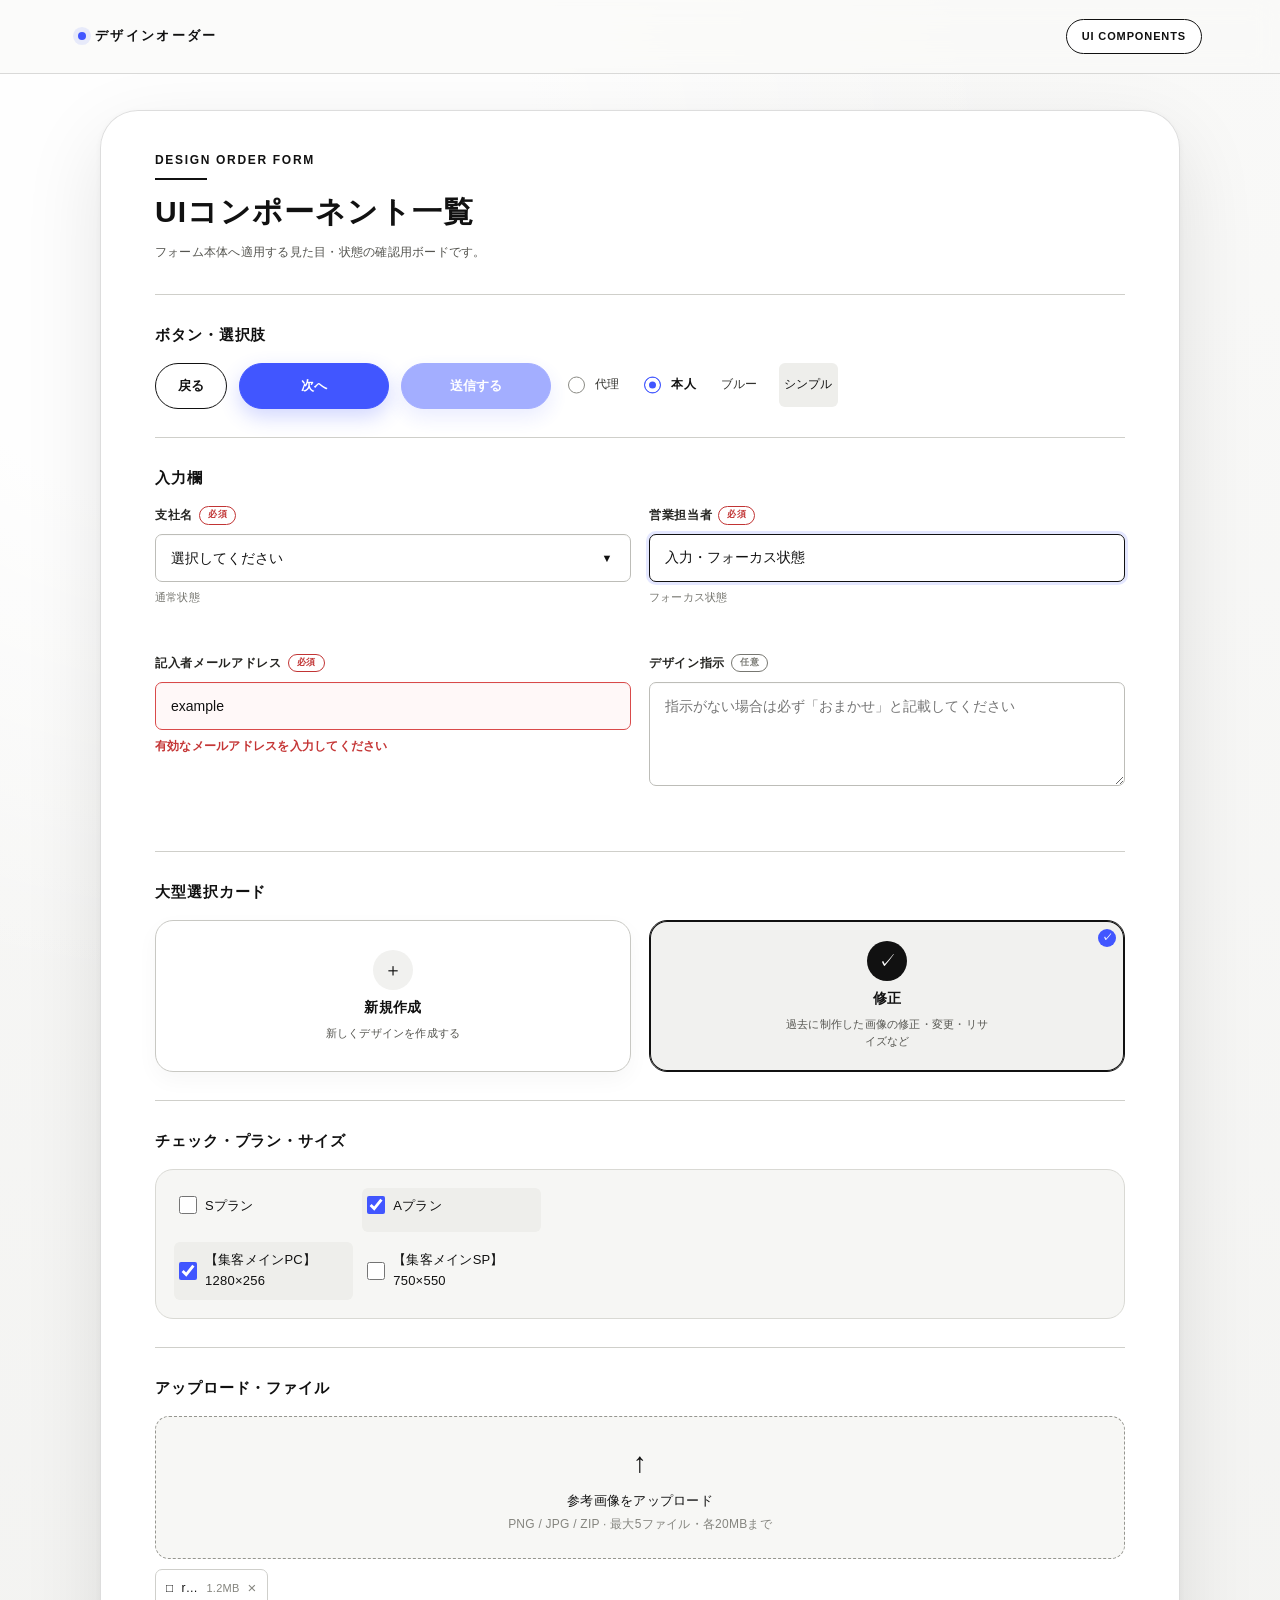
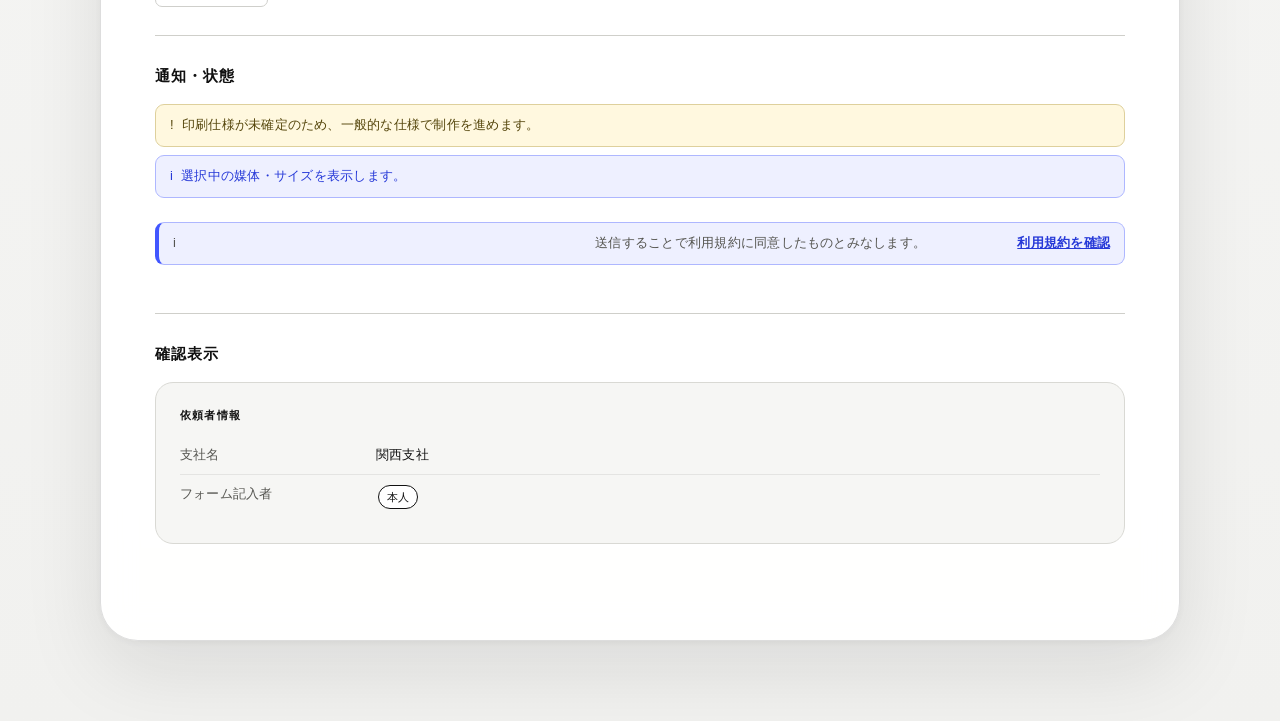
<file: form/component_board.html>
<!DOCTYPE html>
<html lang="ja">
<head>
<meta charset="UTF-8">
<meta name="viewport" content="width=device-width, initial-scale=1.0">
<title>UI Component Board</title>
<link rel="stylesheet" href="style.css">
<link rel="stylesheet" href="ui-library-theme.css">
<style>
  .board-title{font-size:12px;font-weight:800;letter-spacing:.14em;margin-bottom:8px}
  .board-note{font-size:12px;color:var(--color-text-sub);margin-bottom:32px}
  .board-section{padding:28px 0;border-top:1px solid #cfcfca}
  .board-section h2{font-size:15px;margin-bottom:16px;letter-spacing:.06em}
  .board-row{display:flex;flex-wrap:wrap;gap:12px;align-items:flex-start}
  .board-col{flex:1 1 280px}
  .focus-demo{border-color:#111!important;box-shadow:0 0 0 3px rgba(65,86,255,.14)!important}
  .disabled-demo{opacity:.48;pointer-events:none}
  .error-demo{border-color:var(--color-error-border)!important;background:#fff8f8!important}
  .board-card{padding:18px;border:1px solid #d9d9d4;border-radius:18px;background:#f6f6f4}
  @media(max-width:760px){.board-section{padding:22px 0}.board-col{flex-basis:100%}}
</style>
</head>
<body>
<header class="site-header"><div class="header-inner"><div class="header-logo"><span>デザインオーダー</span></div><div class="header-right">UI COMPONENTS</div></div></header>
<main class="main"><article class="fw">
<div class="board-title">DESIGN ORDER FORM</div>
<h1 class="ptitle">UIコンポーネント一覧</h1>
<p class="board-note">フォーム本体へ適用する見た目・状態の確認用ボードです。</p>

<section class="board-section">
<h2>ボタン・選択肢</h2>
<div class="board-row">
  <button class="btn">戻る</button>
  <button class="btn pri">次へ</button>
  <button class="btn pri disabled-demo">送信する</button>
  <div class="rbtn">代理</div>
  <div class="rbtn sel">本人</div>
  <div class="tag-chk"><label>ブルー</label><label class="chk">シンプル</label></div>
</div>
</section>

<section class="board-section">
<h2>入力欄</h2>
<div class="r2">
  <div class="field"><div class="lbl">支社名 <span class="req">必須</span></div><select><option>選択してください</option></select><div class="hint">通常状態</div></div>
  <div class="field"><div class="lbl">営業担当者 <span class="req">必須</span></div><input class="focus-demo" value="入力・フォーカス状態"><div class="hint">フォーカス状態</div></div>
  <div class="field inv"><div class="lbl">記入者メールアドレス <span class="req">必須</span></div><input class="error-demo" value="example"><div class="err" style="display:block">有効なメールアドレスを入力してください</div></div>
  <div class="field"><div class="lbl">デザイン指示 <span class="opt">任意</span></div><textarea placeholder="指示がない場合は必ず「おまかせ」と記載してください"></textarea></div>
</div>
</section>

<section class="board-section">
<h2>大型選択カード</h2>
<div class="r2">
  <div class="rcard"><div class="rcard-icon">＋</div><div class="rcard-title">新規作成</div><div class="rcard-sub">新しくデザインを作成する</div></div>
  <div class="rcard sel"><div class="rcard-icon">✓</div><div class="rcard-title">修正</div><div class="rcard-sub">過去に制作した画像の修正・変更・リサイズなど</div></div>
</div>
</section>

<section class="board-section">
<h2>チェック・プラン・サイズ</h2>
<div class="board-card">
  <div class="chk-grid">
    <label class="chk-item"><input type="checkbox"><div class="chk-label-text">Sプラン</div></label>
    <label class="chk-item chk"><input type="checkbox" checked><div class="chk-label-text">Aプラン</div></label>
  </div>
  <div class="size-grid" style="margin-top:10px">
    <label class="size-item chk"><input type="checkbox" checked><span>【集客メインPC】1280×256</span></label>
    <label class="size-item"><input type="checkbox"><span>【集客メインSP】750×550</span></label>
  </div>
</div>
</section>

<section class="board-section">
<h2>アップロード・ファイル</h2>
<div class="upload-box"><div class="upload-icon">↑</div><div class="upload-main">参考画像をアップロード</div><div class="upload-sub">PNG / JPG / ZIP · 最大5ファイル・各20MBまで</div></div>
<div class="flist"><div class="ftag"><span>□</span><span class="fn">reference-image.jpg</span><span class="fsize">1.2MB</span><span class="dx">×</span></div></div>
</section>

<section class="board-section">
<h2>通知・状態</h2>
<div class="warn-box"><span>!</span><span>印刷仕様が未確定のため、一般的な仕様で制作を進めます。</span></div>
<div class="ok-box"><span>i</span><span>選択中の媒体・サイズを表示します。</span></div>
<div class="submit-notice"><span>i</span><span>送信することで利用規約に同意したものとみなします。</span><a class="terms-link">利用規約を確認</a></div>
</section>

<section class="board-section">
<h2>確認表示</h2>
<div class="preview"><div class="psec"><div class="psec-h">依頼者情報</div><div class="prow"><span class="pk">支社名</span><span class="pv">関西支社</span></div><div class="prow"><span class="pk">フォーム記入者</span><span class="pv"><span class="badge">本人</span></span></div></div></div>
</section>
</article></main>
</body>
</html>
</file>
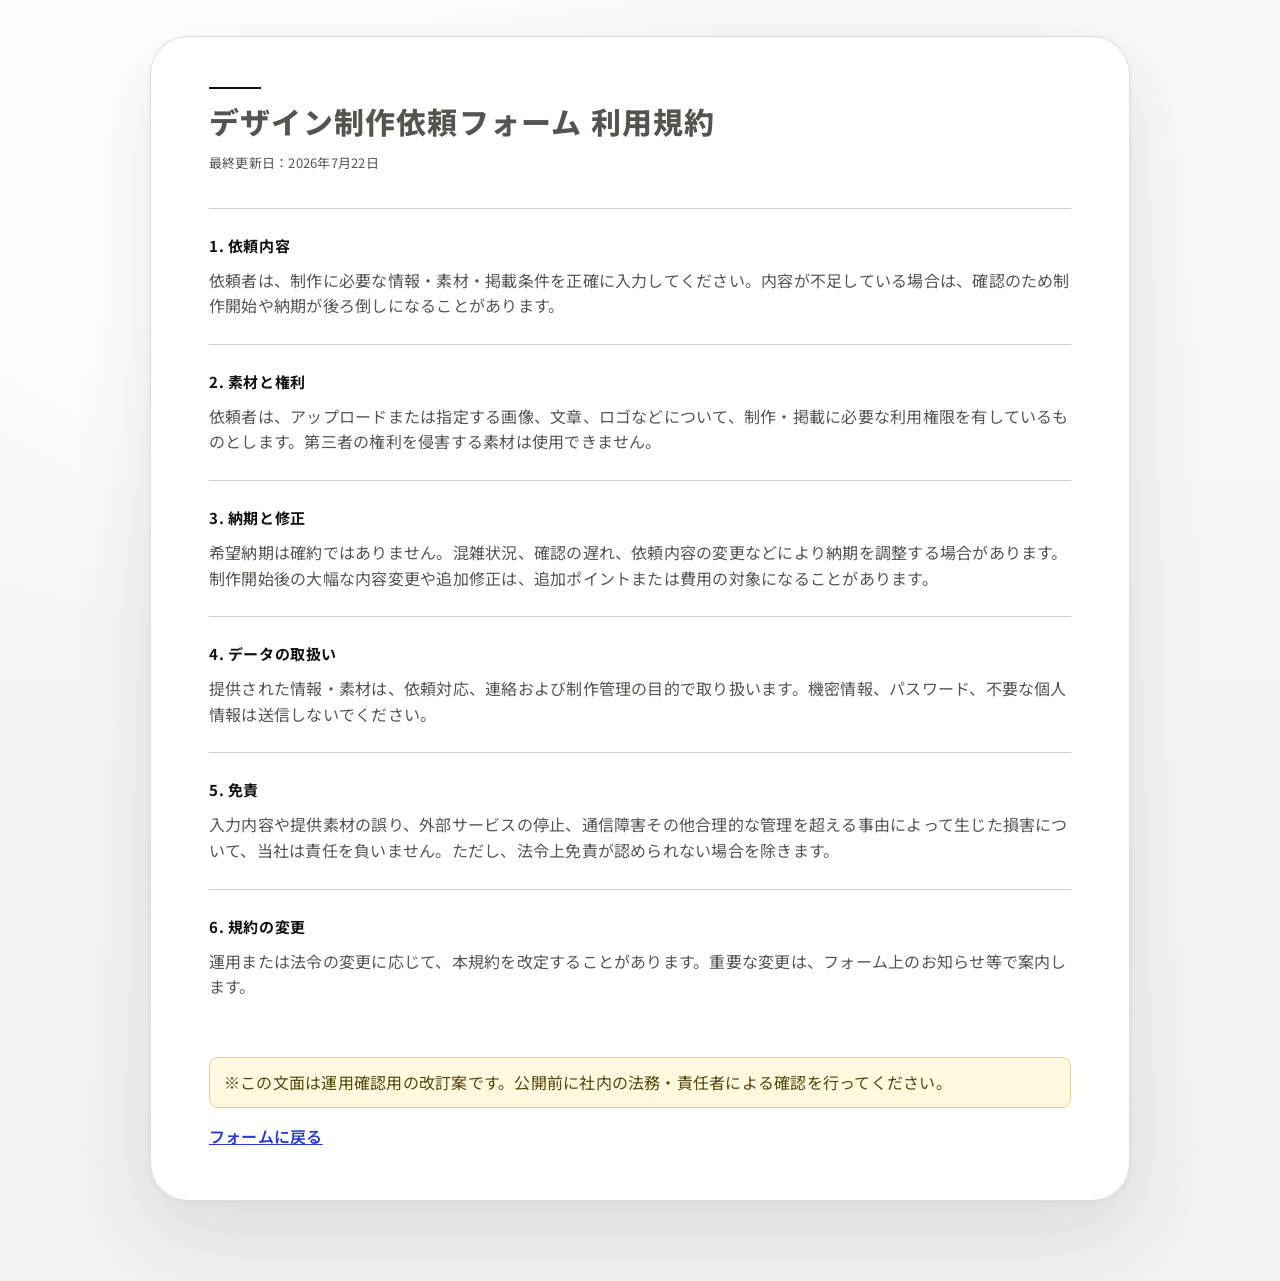
<file: form/terms.html>
<!DOCTYPE html>
<html lang="ja">
<head>
  <meta charset="UTF-8">
  <meta name="viewport" content="width=device-width, initial-scale=1.0">
  <link rel="icon" type="image/png" href="favicon.png">
  <link rel="apple-touch-icon" href="favicon.png">
  <meta name="robots" content="noindex, nofollow, noarchive, nosnippet">
  <meta name="googlebot" content="noindex, nofollow, noarchive, nosnippet">
  <meta property="og:title" content="デザインオーダー">
  <meta property="og:description" content="VOTECデザイン制作依頼フォーム">
  <meta property="og:type" content="website">
  <meta property="og:image" content="https://votec-design-order-form.nagataimc.chatgpt.site/og.png">
  <meta name="twitter:card" content="summary_large_image">
  <meta name="twitter:image" content="https://votec-design-order-form.nagataimc.chatgpt.site/og.png">
  <title>デザイン制作依頼フォーム 利用規約 | VOTEC</title>
  <link rel="preconnect" href="https://fonts.googleapis.com">
  <link rel="preconnect" href="https://fonts.gstatic.com" crossorigin>
  <link href="https://fonts.googleapis.com/css2?family=Zen+Kaku+Gothic+New:wght@400;500;700;900&family=Noto+Sans+JP:wght@400;500;700&display=swap" rel="stylesheet">
  <link rel="stylesheet" href="style.css">
  <link rel="stylesheet" href="ui-library-theme.css">
</head>
<body>
  <main class="main">
    <article class="fw terms-page">
      <p class="ptitle">デザイン制作依頼フォーム 利用規約</p>
      <p class="psub">最終更新日：2026年7月22日</p>
      <section><h2>1. 依頼内容</h2><p>依頼者は、制作に必要な情報・素材・掲載条件を正確に入力してください。内容が不足している場合は、確認のため制作開始や納期が後ろ倒しになることがあります。</p></section>
      <section><h2>2. 素材と権利</h2><p>依頼者は、アップロードまたは指定する画像、文章、ロゴなどについて、制作・掲載に必要な利用権限を有しているものとします。第三者の権利を侵害する素材は使用できません。</p></section>
      <section><h2>3. 納期と修正</h2><p>希望納期は確約ではありません。混雑状況、確認の遅れ、依頼内容の変更などにより納期を調整する場合があります。制作開始後の大幅な内容変更や追加修正は、追加ポイントまたは費用の対象になることがあります。</p></section>
      <section><h2>4. データの取扱い</h2><p>提供された情報・素材は、依頼対応、連絡および制作管理の目的で取り扱います。機密情報、パスワード、不要な個人情報は送信しないでください。</p></section>
      <section><h2>5. 免責</h2><p>入力内容や提供素材の誤り、外部サービスの停止、通信障害その他合理的な管理を超える事由によって生じた損害について、当社は責任を負いません。ただし、法令上免責が認められない場合を除きます。</p></section>
      <section><h2>6. 規約の変更</h2><p>運用または法令の変更に応じて、本規約を改定することがあります。重要な変更は、フォーム上のお知らせ等で案内します。</p></section>
      <p class="terms-note">※この文面は運用確認用の改訂案です。公開前に社内の法務・責任者による確認を行ってください。</p>
      <p><a class="terms-link" href="form.html">フォームに戻る</a></p>
    </article>
  </main>
</body>
</html>
</file>
<file: form/style.css>
/* =============================================
   VOTEC デザインオーダーフォーム — style.css
   ============================================= */

:root {
  --color-bg: #F5F6F8;
  --color-surface: #ffffff;
  --color-border: #e2e5ea;
  --color-border-light: #eef0f3;
  --color-text: #1F2937;
  --color-text-sub: #6b7280;
  --color-text-muted: #9ca3af;
  --color-primary: #2C6156;
  --color-primary-rgb: 44, 97, 86;
  --color-primary-dark: #1E4A41;
  --color-primary-light: #E4F1EC;
  --color-primary-mid: #9DC8BC;
  --color-primary-deep: #1E4A41;
  --color-warn-bg: #FAEEDA;
  --color-warn-border: #FAC775;
  --color-warn-text: #633806;
  --color-error: #A32D2D;
  --color-error-border: #E24B4A;
  --color-error-bg: #FAECE7;
  --color-error-label: #993C1D;
  --radius-sm: 8px;
  --radius-md: 12px;
  --radius-lg: 18px;
  --shadow-card: 0 1px 2px rgba(16,24,32,.04), 0 10px 26px rgba(16,24,32,.06);
  --font: 'Zen Kaku Gothic New', 'Noto Sans JP', sans-serif;
  --header-h: 64px;
}

*, *::before, *::after { box-sizing: border-box; margin: 0; padding: 0; }

body {
  font-family: var(--font);
  background: var(--color-bg);
  color: var(--color-text);
  min-height: 100vh;
  font-size: 16px;
  line-height: 1.6;
}

/* ---- Header ---- */
.site-header {
  position: sticky;
  top: 0;
  z-index: 100;
  background: var(--color-surface);
  border-bottom: 1px solid var(--color-border);
  box-shadow: 0 1px 3px rgba(16, 24, 32, .04);
  height: var(--header-h);
}
.header-inner {
  max-width: 1040px;
  margin: 0 auto;
  padding: 0 1.5rem;
  height: 100%;
  display: flex;
  align-items: center;
  justify-content: space-between;
}
.header-logo {
  display: flex;
  align-items: center;
  gap: 8px;
  font-weight: 700;
  font-size: 16px;
  letter-spacing: .01em;
  color: var(--color-text);
}
.header-logo i { font-size: 20px; color: var(--color-primary); }
.header-right {
  font-size: 12px;
  color: var(--color-primary-deep);
  background: var(--color-primary-light);
  font-weight: 600;
  white-space: nowrap;
  overflow: hidden;
  text-overflow: ellipsis;
  max-width: 60vw;
  padding: 6px 14px;
  border-radius: 999px;
}

/* ---- Main & Layout ---- */
.main { padding: 2.5rem 1.5rem 5rem; }
.fw {
  max-width: 840px;
  margin: 0 auto;
  background: var(--color-surface);
  border-radius: var(--radius-lg);
  box-shadow: var(--shadow-card);
  border: 1px solid var(--color-border-light);
  padding: 2.25rem 2.5rem 2.5rem;
}
@media (max-width: 600px) {
  .fw { padding: 1.5rem 1.25rem 1.75rem; border-radius: var(--radius-md); }
}

/* ---- Step Indicator (numbered circles + progress line) ---- */
.steps-circle { display: flex; align-items: flex-start; margin-bottom: 2rem; }
.sc-item { display: flex; flex-direction: column; align-items: center; gap: 6px; flex: 0 0 auto; }
.sc-dot {
  width: 32px; height: 32px; border-radius: 50%;
  border: 1.5px solid var(--color-border);
  background: var(--color-surface);
  color: var(--color-text-muted);
  font-size: 13px; font-weight: 700;
  display: flex; align-items: center; justify-content: center;
  transition: background .2s, border-color .2s, color .2s, box-shadow .2s;
}
.sc-dot.on { border-color: var(--color-primary); background: var(--color-primary); color: #fff; box-shadow: 0 0 0 4px rgba(var(--color-primary-rgb),.15); }
.sc-dot.done { border-color: var(--color-primary-mid); background: var(--color-primary-light); color: var(--color-primary-deep); }
.sc-lbl { font-size: 11px; color: var(--color-text-muted); white-space: nowrap; }
.sc-lbl.on { color: var(--color-primary-deep); font-weight: 700; }
.sc-line { flex: 1 1 auto; height: 1.5px; background: var(--color-border); margin-top: 16px; transition: background .2s; }
.sc-line.done { background: var(--color-primary-mid); }

/* ---- Numbered sub-section headings within a step ---- */
.subhead { display: flex; align-items: center; gap: 8px; font-size: 14px; font-weight: 700; color: var(--color-text); margin: 1.75rem 0 12px; }
.subhead:first-of-type { margin-top: 0; }
.subhead-num {
  width: 20px; height: 20px; border-radius: 50%; flex-shrink: 0;
  background: var(--color-primary-light); color: var(--color-primary-deep);
  font-size: 11px; font-weight: 700;
  display: flex; align-items: center; justify-content: center;
}

/* Progress Bar */
.prog-bar { height: 2px; background: var(--color-border-light); margin-bottom: 2.5rem; overflow: hidden; }
.prog-fill { height: 100%; background: var(--color-primary); transition: width .35s ease; }

/* ---- Panels ---- */
.panel { display: none; animation: fadeIn .16s ease; scroll-margin-top: calc(var(--header-h) + 18px); }
.panel.on { display: block; }
@keyframes fadeIn { from { opacity: 0; } to { opacity: 1; } }

.ptitle { font-size: 22px; font-weight: 700; margin-bottom: 8px; letter-spacing: .01em; }
.psub { font-size: 14px; color: var(--color-text-sub); margin-bottom: 2.5rem; line-height: 1.7; }

/* ---- Fields ---- */
.field { margin-bottom: 1.75rem; scroll-margin-top: calc(var(--header-h) + 16px); }
.lbl {
  font-size: 13px; font-weight: 600;
  color: var(--color-text-sub);
  letter-spacing: .02em;
  margin-bottom: 9px;
  display: flex; align-items: center; gap: 6px;
}
.req {
  font-size: 11px;
  background: var(--color-error-bg);
  color: var(--color-error-label);
  padding: 1px 7px; border-radius: 4px;
}
.opt {
  font-size: 11px;
  background: var(--color-bg);
  color: var(--color-text-muted);
  padding: 1px 7px; border-radius: 4px;
}
.hint { font-size: 12px; color: var(--color-text-muted); margin-top: 4px; line-height: 1.5; }
.err { font-size: 12px; color: var(--color-error); margin-top: 4px; display: none; }
.field.inv .err { display: block; }
.field.inv input,
.field.inv select,
.field.inv textarea { border-color: var(--color-error-border) !important; }

/* ---- Form Controls ---- */
input, select, textarea {
  width: 100%;
  padding: 12px 14px;
  font-size: 15px;
  font-family: var(--font);
  border: 1px solid var(--color-border);
  border-radius: var(--radius-md);
  background: var(--color-surface);
  color: var(--color-text);
  outline: none;
  transition: border-color .15s, box-shadow .15s;
}
input:focus, select:focus, textarea:focus {
  border-color: var(--color-primary);
  box-shadow: 0 0 0 3px rgba(var(--color-primary-rgb),.12);
}
select {
  appearance: none;
  background-image: url("data:image/svg+xml,%3Csvg xmlns='http://www.w3.org/2000/svg' width='16' height='16' viewBox='0 0 24 24' fill='none' stroke='%239ca3af' stroke-width='2'%3E%3Cpolyline points='6 9 12 15 18 9'/%3E%3C/svg%3E");
  background-repeat: no-repeat;
  background-position: right 11px center;
  padding-right: 36px;
}
textarea { resize: vertical; min-height: 80px; line-height: 1.65; }

/* ---- Grids ---- */
.r2 { display: grid; grid-template-columns: 1fr 1fr; gap: 12px; }
.r3 { display: grid; grid-template-columns: 1fr 1fr 1fr; gap: 10px; }

/* ---- Input sizing (match field to expected content length) ---- */
.input-sm { max-width: 160px; }

/* ---- Selected-state check badge (shared by rcard / mode-btn corner badges) ---- */
.rcard.sel::after, .mode-btn.sel::after {
  content: '\2713';
  position: absolute; top: 8px; right: 8px;
  width: 18px; height: 18px; border-radius: 50%;
  background: var(--color-primary); color: #fff;
  font-size: 10px; font-weight: 700;
  display: flex; align-items: center; justify-content: center;
  line-height: 1;
  animation: badgePop .15s ease;
}
@keyframes badgePop { from { transform: scale(.4); opacity: 0; } to { transform: scale(1); opacity: 1; } }

/* ---- Radio Buttons ---- */
.radios { display: flex; flex-wrap: wrap; gap: 8px; }
.rbtn {
  position: relative;
  border: 1px solid var(--color-border);
  border-radius: var(--radius-md);
  padding: 10px 16px;
  cursor: pointer;
  font-size: 13px;
  font-family: var(--font);
  color: var(--color-text-sub);
  background: var(--color-surface);
  transition: border-color .15s, background .15s, color .15s, box-shadow .15s, transform .15s;
  display: inline-flex; align-items: center; gap: 5px;
  user-select: none;
}
.rbtn:hover { border-color: var(--color-primary); color: var(--color-text); transform: translateY(-1px); }
.rbtn.sel { border-color: var(--color-primary); background: var(--color-primary-light); color: var(--color-primary-deep); font-weight: 600; padding-right: 30px; }
.rbtn.sel::after {
  content: '\2713'; margin-left: 2px; font-weight: 700;
  position: absolute; top: 50%; right: 12px; transform: translateY(-50%);
}
.fixsource-option { align-items: flex-start; flex-direction: column; gap: 2px; padding-right: 16px; }
.fixsource-option.sel { padding-right: 34px; }
.fixsource-option.sel::after { top: 14px; right: 12px; transform: none; }
.fixsource-option small { color: var(--color-text-sub); font-size: 11px; font-weight: 400; }
.locked-field .rbtn { cursor: default; pointer-events: none; }
.locked-field .rbtn:hover { transform: none; }

/* ---- Card Radios (画像種別) ---- */
.rcard {
  position: relative;
  border: 1px solid var(--color-border);
  border-radius: var(--radius-md);
  padding: 20px 14px;
  cursor: pointer;
  text-align: center;
  display: flex; flex-direction: column; align-items: center; gap: 6px;
  transition: border-color .15s, background .15s, box-shadow .15s, transform .15s;
  background: var(--color-surface);
  user-select: none;
}
.rcard:hover { border-color: var(--color-primary); transform: translateY(-2px); box-shadow: 0 4px 10px rgba(16,24,32,.06); }
.rcard.sel { border-color: var(--color-primary); background: var(--color-primary-light); }
.rcard-icon {
  width: 40px; height: 40px; border-radius: 50%;
  background: var(--color-bg); color: var(--color-text-sub);
  display: flex; align-items: center; justify-content: center;
  font-size: 18px; transition: background .15s, color .15s;
}
.rcard.sel .rcard-icon { background: var(--color-primary); color: #fff; }
.rcard-title { font-size: 13px; font-weight: 700; }
.rcard-sub { font-size: 11px; color: var(--color-text-sub); }

/* ---- Plan Section ---- */
.plan-section {
  background: var(--color-bg);
  border-radius: var(--radius-md);
  padding: 1rem;
  margin-top: 8px;
}
.plan-title { font-size: 12px; font-weight: 500; color: var(--color-text-sub); margin-bottom: 8px; }
.chk-grid { display: grid; grid-template-columns: repeat(auto-fill, minmax(148px, 1fr)); gap: 8px; }
.chk-item {
  display: flex; align-items: flex-start; gap: 8px;
  padding: 9px 12px;
  border: 1px solid var(--color-border);
  border-radius: var(--radius-md);
  cursor: pointer;
  background: var(--color-surface);
  transition: background .15s, border-color .15s;
  user-select: none;
}
.chk-item:hover { background: var(--color-bg); border-color: var(--color-primary-mid); }
.chk-item.chk { border-color: var(--color-primary); background: var(--color-primary-light); box-shadow: inset 0 0 0 1px var(--color-primary); }
.chk-item input[type="checkbox"] { margin-top: 2px; }
.chk-label-text { font-size: 13px; color: var(--color-text); }

/* ---- Size Section ---- */
.size-section {
  background: var(--color-bg);
  border: 1px solid var(--color-border);
  border-radius: var(--radius-md);
  padding: 1rem;
  margin-top: 8px;
}
.size-title { font-size: 12px; font-weight: 500; color: var(--color-text-sub); margin-bottom: 8px; }
.size-grid { display: grid; grid-template-columns: repeat(auto-fill, minmax(148px, 1fr)); gap: 7px; }
.size-item {
  display: flex; align-items: center; gap: 8px;
  padding: 8px 10px;
  border: 1px solid var(--color-border);
  border-radius: var(--radius-md);
  cursor: pointer;
  background: var(--color-surface);
  transition: background .15s, border-color .15s;
  font-size: 13px; color: var(--color-text);
  user-select: none;
}
.size-item:hover { background: white; border-color: var(--color-primary-mid); }
.size-item.chk { border-color: var(--color-primary); background: var(--color-primary-light); font-weight: 500; box-shadow: inset 0 0 0 1px var(--color-primary); }
.size-item input[type="checkbox"] { flex-shrink: 0; }

/* ---- Custom checkbox (plan/size selection) ---- */
.chk-item input[type="checkbox"],
.size-item input[type="checkbox"] {
  appearance: none; -webkit-appearance: none;
  width: 17px; height: 17px;
  flex-shrink: 0;
  border: 1.5px solid var(--color-border);
  border-radius: 4px;
  background: var(--color-surface);
  cursor: pointer;
  position: relative;
  transition: background .15s, border-color .15s;
}
.chk-item:hover input[type="checkbox"],
.size-item:hover input[type="checkbox"] { border-color: var(--color-primary-mid); }
.chk-item input[type="checkbox"]:checked,
.size-item input[type="checkbox"]:checked {
  background: var(--color-primary);
  border-color: var(--color-primary);
}
.chk-item input[type="checkbox"]:checked::after,
.size-item input[type="checkbox"]:checked::after {
  content: '';
  position: absolute; left: 5px; top: 2px;
  width: 4px; height: 8px;
  border: solid #fff;
  border-width: 0 2px 2px 0;
  transform: rotate(45deg);
}
.size-summary {
  background: var(--color-primary-light);
  border: 1px solid var(--color-primary-mid);
  border-radius: var(--radius-md);
  padding: 10px 14px;
  font-size: 13px; color: var(--color-primary-deep);
  margin-top: 8px; display: none;
}
.size-summary.show { display: block; }
.size-summary strong { display: block; margin-bottom: 5px; }
.size-summary-row { padding: 2px 0; }

/* ---- Other Inputs ---- */
.other-input { display: none; }
.other-input.show { display: block; }
.reset-link {
  font-size: 12px; color: var(--color-primary);
  cursor: pointer; text-decoration: underline;
  margin-top: 5px; display: none;
}

/* ---- Upload ---- */
.upload-box {
  border: 1.5px dashed var(--color-border);
  border-radius: var(--radius-md);
  padding: 1.5rem;
  text-align: center;
  cursor: pointer;
  transition: border-color .15s, background .15s;
  background: var(--color-bg);
}
.upload-box:hover { border-color: var(--color-primary); background: var(--color-primary-light); }
.upload-icon { font-size: 28px; color: var(--color-text-muted); display: block; margin-bottom: 6px; }
.upload-icon-prominent {
  width: 52px;
  height: 52px;
  flex: 0 0 52px;
}
.upload-main { font-size: 13px; font-weight: 500; margin-bottom: 3px; }
.upload-sub { font-size: 12px; color: var(--color-text-muted); }
.flist {
  display: grid;
  grid-template-columns: repeat(auto-fill, minmax(112px, 1fr));
  gap: 10px;
  margin-top: 10px;
}
.file-preview-card {
  position: relative;
  min-width: 0;
  padding: 6px;
  border: 1px solid var(--color-border);
  border-radius: var(--radius-sm);
  background: var(--color-surface);
}
.file-preview-thumb {
  display: grid;
  overflow: hidden;
  aspect-ratio: 4 / 3;
  border-radius: 6px;
  background: var(--color-bg);
  place-items: center;
}
.file-preview-thumb img {
  width: 100%;
  height: 100%;
  object-fit: cover;
}
.file-preview-thumb i {
  color: var(--color-text-muted);
  font-size: 28px;
}
.file-preview-remove {
  position: absolute;
  top: 2px;
  right: 2px;
  display: grid;
  width: 24px;
  height: 24px;
  padding: 0;
  border: 1px solid rgba(17,17,17,.18);
  border-radius: 50%;
  background: rgba(255,255,255,.94);
  color: #111;
  font: 700 15px/1 inherit;
  cursor: pointer;
  place-items: center;
  box-shadow: 0 2px 8px rgba(17,17,17,.14);
}
.file-preview-remove:hover {
  border-color: var(--color-error);
  color: var(--color-error);
}
.file-preview-name {
  overflow: hidden;
  margin-top: 6px;
  font-size: 11px;
  font-weight: 600;
  text-overflow: ellipsis;
  white-space: nowrap;
}
.file-preview-size {
  color: var(--color-text-muted);
  font-size: 10px;
}
.ftag {
  display: flex; align-items: center; gap: 8px;
  background: var(--color-surface);
  border: 1px solid var(--color-border);
  border-radius: var(--radius-sm);
  padding: 6px 10px;
  font-size: 12px;
}
.ftag i { font-size: 15px; color: var(--color-primary); }
.ftag .fn { flex: 1; overflow: hidden; text-overflow: ellipsis; white-space: nowrap; }
.ftag .fsize { font-size: 11px; color: var(--color-text-muted); }
.ftag .dx { cursor: pointer; color: var(--color-text-muted); font-size: 15px; transition: color .15s; }
.ftag .dx:hover { color: var(--color-error); }

/* ---- Notice Box ---- */
.notice-box {
  background: var(--color-bg);
  border-radius: var(--radius-md);
  padding: 1rem;
  margin-bottom: 1rem;
}
.notice-box-title { font-size: 12px; font-weight: 500; color: var(--color-text-sub); margin-bottom: 10px; text-transform: uppercase; letter-spacing: .05em; }
.notice-box-body { font-size: 12px; color: var(--color-text-sub); line-height: 1.75; }

/* ---- Mat Items (チェックリスト) ---- */
.mat-items { display: flex; flex-direction: column; gap: 6px; margin-top: 12px; }
.mat-item {
  display: flex; align-items: flex-start; gap: 10px;
  padding: 9px 12px;
  border: 1px solid var(--color-border);
  border-radius: var(--radius-md);
  cursor: pointer;
  background: var(--color-surface);
  transition: background .15s, border-color .15s;
  user-select: none;
}
.mat-item:hover { background: var(--color-bg); }
.mat-item.chk { border-color: var(--color-primary); background: var(--color-primary-light); }
.mat-item input[type="checkbox"] { width: 15px; height: 15px; flex-shrink: 0; margin-top: 2px; accent-color: var(--color-primary); cursor: pointer; }
.mat-cl { font-size: 13px; color: var(--color-text); }
.mat-cs { font-size: 11px; color: var(--color-text-sub); margin-top: 1px; }

/* ---- Chk Status ---- */
.chk-status { margin-top: 1rem; }
.warn-box {
  background: var(--color-warn-bg);
  border: 1px solid var(--color-warn-border);
  border-radius: var(--radius-md);
  padding: 10px 14px;
  font-size: 13px; color: var(--color-warn-text);
  display: flex; gap: 8px; align-items: flex-start;
  margin-top: 8px;
}
.warn-box i { font-size: 16px; flex-shrink: 0; margin-top: 1px; }
.ok-box {
  background: var(--color-primary-light);
  border: 1px solid var(--color-primary-mid);
  border-radius: var(--radius-md);
  padding: 10px 14px;
  font-size: 13px; color: var(--color-primary-deep);
  display: flex; gap: 8px; align-items: center;
  margin-top: 8px;
}
.ok-box i { font-size: 16px; flex-shrink: 0; }

/* ---- Preview ---- */
.preview {
  background: var(--color-bg);
  border-radius: var(--radius-lg);
  padding: 1.5rem;
  margin-bottom: 1.25rem;
}
.psec { margin-bottom: 1rem; }
.psec:last-child { margin-bottom: 0; }
.psec-h { font-size: 11px; font-weight: 600; color: var(--color-text-muted); text-transform: uppercase; letter-spacing: .08em; margin-bottom: 8px; }
.preview .prow {
  display: grid;
  grid-template-columns: minmax(155px, 180px) minmax(0, 1fr);
  gap: 16px;
  align-items: start;
  margin-bottom: 0;
  padding: 8px 0;
  border-bottom: 1px solid rgba(17,17,17,.08);
  font-size: 13px;
  line-height: 1.65;
}
.preview .prow:last-child { border-bottom: 0; }
.pk { color: var(--color-text-sub); min-width: 0; }
.pv { color: var(--color-text); font-weight: 500; overflow-wrap:anywhere; }
.pdiv { border-top: 1px solid var(--color-border); margin: 1rem 0; }
.badge { display: inline-block; font-size: 11px; padding: 2px 8px; border-radius: 4px; background: var(--color-primary-light); color: var(--color-primary-deep); margin: 2px; }

.submit-notice {
  background: var(--color-primary-light);
  border-left: 3px solid var(--color-primary);
  border-radius: 0 var(--radius-md) var(--radius-md) 0;
  padding: 10px 14px;
  font-size: 13px; color: var(--color-text-sub);
  margin-bottom: 1.25rem;
  display: flex; align-items: center; gap: 7px;
}
.submit-notice span { flex: 1; }
.terms-link, .catalog-guide a {
  color: var(--color-primary-deep);
  font-weight: 600;
  text-decoration: underline;
}
.terms-link { white-space: nowrap; }
.catalog-guide {
  background: var(--color-primary-light);
  border: 1px solid var(--color-primary-mid);
  border-radius: var(--radius-md);
  color: var(--color-primary-deep);
  font-size: 13px;
  line-height: 1.6;
  margin-bottom: 10px;
  padding: 10px 12px;
}
.catalog-guide a { margin-left: 8px; }
.upload-error { display: none; }

/* ---- Nav ---- */
.nav {
  display: flex; justify-content: space-between; align-items: center;
  margin-top: 2rem;
  padding-top: 1.25rem;
  border-top: 1px solid var(--color-border-light);
}
.btn {
  padding: 10px 22px;
  border-radius: var(--radius-md);
  font-size: 14px; font-weight: 500;
  font-family: var(--font);
  cursor: pointer;
  transition: background .15s, border-color .15s, box-shadow .15s, transform .15s;
  border: 1px solid var(--color-border);
  background: var(--color-surface);
  color: var(--color-text);
  display: inline-flex; align-items: center; gap: 6px;
}
.btn:hover { background: var(--color-bg); }
.btn.pri { background: var(--color-primary); border-color: var(--color-primary); color: #fff; box-shadow: 0 1px 2px rgba(var(--color-primary-rgb),.2), 0 2px 8px rgba(var(--color-primary-rgb),.18); }
.btn.pri:hover { background: var(--color-primary-dark); border-color: var(--color-primary-dark); transform: translateY(-1px); box-shadow: 0 2px 4px rgba(var(--color-primary-rgb),.22), 0 4px 12px rgba(var(--color-primary-rgb),.24); }
.btn.pri:active { transform: translateY(0); }

/* ---- Success ---- */
.success { text-align: center; padding: 3rem 1rem; }
.sicon { font-size: 48px; color: var(--color-primary); margin-bottom: 1rem; display: block; }
.stitle { font-size: 22px; font-weight: 700; margin-bottom: 10px; }
.ssub { font-size: 14px; color: var(--color-text-sub); line-height: 1.8; }

/* ---- Common/Individual Toggle ---- */
.mode-toggle {
  display: flex;
  gap: 8px;
  margin-bottom: 1rem;
}
.mode-btn {
  position: relative;
  flex: 1;
  border: 1px solid var(--color-border);
  border-radius: var(--radius-md);
  padding: 10px 34px 10px 14px;
  cursor: pointer;
  background: var(--color-surface);
  text-align: left;
  transition: border-color .15s, background .15s, transform .15s, box-shadow .15s;
}
.mode-btn:hover { border-color: var(--color-primary); transform: translateY(-1px); box-shadow: 0 4px 10px rgba(16,24,32,.06); }
.mode-btn.sel { border-color: var(--color-primary); background: var(--color-primary-light); }
.mode-btn-title { font-size: 13px; font-weight: 600; display: flex; align-items: center; gap: 6px; margin-bottom: 2px; }
.mode-btn-sub { font-size: 11px; color: var(--color-text-sub); }

/* ---- Image Instruction Cards (画像ごとの指示) ---- */
.img-cards { display: flex; flex-direction: column; gap: 10px; margin-top: 4px; }
.img-card {
  border: 1px solid var(--color-border);
  border-radius: var(--radius-lg);
  background: var(--color-surface);
  overflow: hidden;
}
.img-card-head {
  display: flex;
  align-items: center;
  gap: 10px;
  padding: 12px 14px;
  background: var(--color-bg);
}
.img-card-num {
  width: 24px; height: 24px;
  border-radius: 50%;
  background: var(--color-primary);
  color: #fff;
  font-size: 12px;
  font-weight: 700;
  display: flex; align-items: center; justify-content: center;
  flex-shrink: 0;
}
.img-card-label { flex: 1; font-size: 13px; font-weight: 600; }
.img-card-tag {
  font-size: 11px;
  background: var(--color-border-light);
  color: var(--color-text-sub);
  padding: 2px 8px;
  border-radius: 4px;
  flex-shrink: 0;
}
.img-card-toggle {
  font-size: 12px;
  color: var(--color-primary);
  cursor: pointer;
  font-weight: 500;
  white-space: nowrap;
  flex-shrink: 0;
}
.img-card-toggle:hover { text-decoration: underline; }
.img-card-body {
  display: none;
  padding: 14px;
  border-top: 1px solid var(--color-border-light);
}
.img-card-body.open { display: block; }
.img-card-body .field:last-child { margin-bottom: 0; }

/* ---- Deadline Guide Table (納期早見表) ---- */
.deadline-guide {
  background: var(--color-bg);
  border-radius: var(--radius-md);
  padding: 1rem;
  margin-top: 1rem;
}
.deadline-guide-title {
  font-size: 13px;
  font-weight: 600;
  margin-bottom: 10px;
  display: flex;
  align-items: center;
  gap: 6px;
}
.deadline-table-wrap { overflow-x: auto; margin-bottom: 10px; }
.deadline-table {
  width: 100%;
  border-collapse: collapse;
  font-size: 12px;
  min-width: 480px;
}
.deadline-table th, .deadline-table td {
  border: 1px solid var(--color-border);
  padding: 6px 8px;
  text-align: center;
  white-space: nowrap;
}
.deadline-table th {
  background: var(--color-surface);
  font-weight: 600;
  color: var(--color-text-sub);
}
.deadline-table td.normal { background: var(--color-primary-light); color: var(--color-primary-deep); font-weight: 600; }
.deadline-table td.rate-disabled { background: var(--color-border-light); color: var(--color-text-muted); }
.rate-cutoff { display: block; font-size: 10px; color: var(--color-text-muted); }
.deadline-note-list { font-size: 12px; color: var(--color-text-sub); line-height: 1.8; margin: 0; padding-left: 1.1em; }

/* ---- Image-type Tag chips (雰囲気) ---- */
.tag-chk { display: flex; flex-wrap: wrap; gap: 6px; }
.tag-chk label {
  border: 1px solid var(--color-border);
  border-radius: 16px;
  padding: 5px 12px;
  font-size: 12px;
  cursor: pointer;
  background: var(--color-surface);
  transition: border-color .15s, background .15s, color .15s, transform .15s;
  user-select: none;
  display: inline-block;
}
.tag-chk input { display: none; }
.tag-chk label:hover { border-color: var(--color-primary); transform: translateY(-1px); }
.tag-chk label.chk { border-color: var(--color-primary); background: var(--color-primary); color: #fff; font-weight: 500; }
.tag-chk label.chk::after { content: '\2713'; margin-left: 4px; font-weight: 700; }
.mood-group { width: 100%; }
.mood-group + .mood-group { margin-top: 14px; }
.mood-group-label { margin-bottom: 8px; font-size: 13px; font-weight: 700; color: var(--color-text); }
.mood-options { display: flex; flex-wrap: wrap; gap: 6px; }

/* ---- Notice / Congestion Cards ---- */
.notice-stack {
  display: grid;
  grid-template-columns: 1fr 1fr;
  gap: 12px;
  margin-bottom: 1.5rem;
}
.notice-stack.single { grid-template-columns: 1fr; }
.info-card {
  border: 1px solid var(--color-border);
  border-radius: var(--radius-md);
  background: var(--color-surface);
  overflow: hidden;
}
.info-card-head {
  padding: 9px 14px;
  background: var(--color-bg);
  font-size: 12px;
  font-weight: 600;
  display: flex;
  align-items: center;
  gap: 6px;
  color: var(--color-text-sub);
}
.info-card-body { padding: 10px 14px; max-height: 110px; overflow-y: auto; }
.info-entry { font-size: 12px; line-height: 1.6; padding: 4px 0; }
.info-entry + .info-entry { border-top: 1px solid var(--color-border-light); margin-top: 4px; padding-top: 6px; }
.info-entry-date { color: var(--color-primary-deep); font-weight: 600; margin-bottom: 2px; }
.info-entry-text { color: var(--color-text-sub); }
.info-card.congestion .info-card-head { background: var(--color-primary-light); color: var(--color-primary-deep); }
.congestion-row { display: flex; align-items: center; gap: 10px; }
.congestion-icon {
  width: 34px; height: 34px;
  border-radius: 50%;
  background: var(--color-primary-light);
  color: var(--color-primary-deep);
  display: flex; align-items: center; justify-content: center;
  font-size: 16px;
  flex-shrink: 0;
}
.congestion-icon.busy { background: var(--color-warn-bg); color: var(--color-warn-text); }
.congestion-label { font-size: 13px; font-weight: 600; }
.congestion-sub { font-size: 11px; color: var(--color-text-sub); margin-top: 1px; }

/* ---- Medium Blocks (媒体ごとのプラン・サイズ) ---- */
.medium-block {
  border: 1px solid var(--color-border);
  border-left: 3px solid var(--color-primary);
  border-radius: var(--radius-lg);
  background: var(--color-surface);
  box-shadow: 0 1px 2px rgba(16, 24, 32, .04);
  padding: 1.1rem 1.1rem 1.25rem;
  margin-bottom: 14px;
}
.medium-block-head {
  font-size: 13px;
  font-weight: 700;
  color: var(--color-primary-deep);
  margin-bottom: 12px;
  padding-bottom: 10px;
  border-bottom: 1px solid var(--color-border-light);
  display: flex;
  align-items: center;
  gap: 6px;
}
.medium-block .plan-section,
.medium-block .size-section { background: var(--color-bg); }
.medium-block .size-section { border-color: var(--color-border-light); }

/* ---- Terms ---- */
.terms-page {
  background: var(--color-surface);
  border: 1px solid var(--color-border);
  border-radius: var(--radius-lg);
  padding: 2rem;
}
.terms-page section { margin: 1.5rem 0; }
.terms-page h2 { font-size: 17px; margin-bottom: 6px; }
.terms-page p { color: var(--color-text-sub); }
.terms-note {
  background: var(--color-warn-bg);
  border: 1px solid var(--color-warn-border);
  border-radius: var(--radius-md);
  color: var(--color-warn-text) !important;
  margin: 2rem 0 1rem;
  padding: 12px 14px;
}

/* ---- Design Instruction Block (共通／個別カード共有テンプレート) ---- */
.design-instruction-block { display: flex; flex-direction: column; gap: 0; }
.bulk-instruction-panel {
  margin-bottom: 22px;
  border: 1px solid var(--color-border);
  border-radius: 12px;
  background: var(--color-surface);
  box-shadow: 0 8px 24px rgba(17, 17, 17, .04);
  overflow: hidden;
}
.bulk-instruction-panel summary {
  min-height: 76px;
  padding: 16px 20px;
  cursor: pointer;
  display: flex;
  align-items: center;
  justify-content: space-between;
  gap: 18px;
  color: var(--color-text);
  list-style: none;
  transition: background .15s;
}
.bulk-instruction-panel summary:hover { background: #fafafa; }
.bulk-instruction-panel summary::-webkit-details-marker { display: none; }
.bulk-instruction-heading {
  display: inline-flex;
  align-items: center;
  gap: 13px;
}
.bulk-instruction-heading > span { display: grid; gap: 3px; }
.bulk-instruction-heading strong {
  font-size: 15px;
  letter-spacing: .01em;
}
.bulk-instruction-heading small {
  color: var(--color-text-sub);
  font-size: 11px;
  font-weight: 400;
}
.bulk-instruction-toggle {
  flex-shrink: 0;
  border: 1px solid var(--color-border);
  border-radius: 999px;
  padding: 6px 11px;
  color: var(--color-text-sub);
  font-size: 11px;
  font-weight: 600;
}
.bulk-instruction-toggle::before { content: '開く　＋'; }
.bulk-instruction-panel[open] .bulk-instruction-toggle::before { content: '閉じる　−'; }
.bulk-instruction-body {
  padding: 20px;
  border-top: 1px solid var(--color-border-light);
  background: #fafafa;
}
.bulk-instruction-toolbar {
  display: flex;
  align-items: center;
  justify-content: space-between;
  gap: 12px;
  margin-bottom: 8px;
  color: var(--color-text);
  font-size: 12px;
  font-weight: 700;
}
.bulk-instruction-toolbar button {
  display: inline-flex;
  align-items: center;
  gap: 5px;
  padding: 6px 10px;
  border: 1px solid var(--color-border);
  border-radius: 7px;
  background: #fff;
  color: var(--color-text);
  font: inherit;
  cursor: pointer;
}
.bulk-instruction-toolbar button:hover {
  background: var(--color-bg);
  border-color: var(--color-text-muted);
}
.bulk-instruction-input {
  min-height: 270px;
  line-height: 1.75;
  background: #fff;
  border-color: #c7c7c2;
  box-shadow: inset 0 1px 2px rgba(17, 17, 17, .03);
}
.bulk-instruction-input:focus {
  border-color: #171717;
  box-shadow: 0 0 0 3px rgba(17, 17, 17, .07);
}
.bulk-instruction-next-note {
  margin-top: 12px;
  display: flex;
  align-items: center;
  gap: 7px;
  padding-top: 12px;
  border-top: 1px solid var(--color-border);
  color: var(--color-text);
  font-size: 12px;
  font-weight: 600;
}
.bulk-instruction-next-note i { font-size: 16px; }
.bulk-instruction-switch-note {
  margin: 10px 0 0;
  color: var(--color-text-muted);
  font-size: 11px;
  line-height: 1.6;
  text-align: right;
}
.bulk-instruction-status {
  display: none;
  margin-top: 10px;
  padding: 10px 12px;
  border-radius: var(--radius-md);
  font-size: 12px;
  line-height: 1.6;
}
.bulk-instruction-status.is-success {
  display: block;
  color: var(--color-primary-deep);
  background: var(--color-surface);
  border: 1px solid var(--color-primary-mid);
}
.bulk-instruction-status.is-error {
  display: block;
  color: var(--color-warn-text);
  background: var(--color-warn-bg);
  border: 1px solid var(--color-warn-border);
}
.bulk-instruction-panel[open] ~ .instruction-group-toolbar,
.bulk-instruction-panel[open] ~ .instruction-target-sticky,
.bulk-instruction-panel[open] ~ .instruction-group-tabs,
.bulk-instruction-panel[open] ~ #common-instructions-wrap {
  display: none;
}
@media (max-width: 760px) {
  .bulk-instruction-panel summary {
    min-height: 70px;
    padding: 14px 15px;
  }
  .bulk-instruction-heading small { max-width: 190px; }
  .bulk-instruction-body { padding: 15px; }
}
.upload-box.small { padding: 1rem; }
.upload-box.small .upload-icon { font-size: 22px; margin-bottom: 4px; }
@media (min-width: 761px) {
  .upload-box.small {
    min-height: 160px;
    display: flex;
    flex-direction: column;
    align-items: center;
    justify-content: center;
  }
}
.bulk-asset-section {
  margin-top: 14px;
  padding-top: 14px;
  border-top: 1px solid var(--color-border-light);
}
.upload-box.small.bulk-asset-upload { margin-top: 8px; }
.bulk-asset-section .flist { margin-top: 10px; }

/* ---- Print specification ---- */
.print-spec-field {
  background: var(--color-surface);
  border: 1px solid var(--color-border);
  border-radius: var(--radius-md);
  padding: 1rem;
}
.print-external-details {
  border-top: 1px solid var(--color-border);
  margin-top: 14px;
  padding-top: 14px;
}
.print-spec-alert {
  background: var(--color-warn-bg);
  border: 1px solid var(--color-warn-border);
  border-radius: 6px;
  color: var(--color-warn-text);
  padding: 8px 10px;
}

/* ---- Add Card Button ---- */
.add-card-btn {
  width: 100%;
  margin-top: 12px;
  padding: 12px;
  border: 1.5px dashed var(--color-border);
  border-radius: var(--radius-md);
  background: var(--color-bg);
  color: var(--color-text-sub);
  font-size: 14px;
  font-weight: 600;
  justify-content: center;
  gap: 6px;
  cursor: pointer;
  transition: background .15s, border-color .15s, color .15s;
}
.add-card-btn:hover { background: white; border-color: var(--color-primary); color: var(--color-text); }

/* ---- Card Remove Button ---- */
.img-card-remove {
  margin-left: auto;
  font-size: 12px;
  color: var(--color-error);
  cursor: pointer;
  display: flex;
  align-items: center;
  gap: 4px;
  padding: 2px 6px;
  border-radius: 4px;
  transition: background .15s;
}
.img-card-remove:hover { background: var(--color-error-bg); }

/* ---- Responsive ---- */
@media (max-width: 600px) {
  .r2, .r3 { grid-template-columns: 1fr; }
  .main { padding: 1.25rem 1rem 3rem; }
  .steps-circle { overflow-x: auto; }
  .sc-lbl { display: none; }
  .rbtn { font-size: 12px; padding: 8px 12px; }
  .mode-toggle { flex-direction: column; }
  .img-card-head { flex-wrap: wrap; }
  .notice-stack { grid-template-columns: 1fr; }
  body { font-size: 14px; }
  input, select, textarea { font-size: 16px; }
  .ptitle { font-size: 19px; }
  .psub, .lbl { font-size: 13px; }
  .submit-notice { align-items: flex-start; flex-wrap: wrap; }
  .terms-link { margin-left: 22px; }
  .terms-page { padding: 1.25rem; }
}
</file>
<file: form/ui-library-theme.css>
/* =========================================================
   UI LIBRARY inspired visual rough
   Content and JavaScript behavior are intentionally unchanged.
   ========================================================= */
:root {
  --color-bg: #f4f4f2;
  --color-surface: rgba(255,255,255,.96);
  --color-border: #cfcfcb;
  --color-border-light: #e7e7e3;
  --color-text: #111111;
  --color-text-sub: #555550;
  --color-text-muted: #85857f;
  --color-primary: #4156ff;
  --color-primary-rgb: 65, 86, 255;
  --color-primary-dark: #2538d8;
  --color-primary-light: #eef0ff;
  --color-primary-mid: #aeb7ff;
  --color-primary-deep: #2639d8;
  --color-warn-bg: #fff8df;
  --color-warn-border: #ded09c;
  --color-warn-text: #55460c;
  --color-error: #c53636;
  --color-error-border: #d94a4a;
  --color-error-bg: #fff0f0;
  --color-error-label: #b32626;
  --radius-sm: 6px;
  --radius-md: 9px;
  --radius-lg: 30px;
  --shadow-card: 0 28px 80px rgba(17,17,17,.10), 0 2px 8px rgba(17,17,17,.05);
  --font: "Noto Sans CJK JP", "Noto Sans JP", Arial, sans-serif;
  --header-h: 74px;
}

html { background: var(--color-bg); }
body {
  background:
    radial-gradient(circle at 16% 8%, rgba(255,255,255,.9) 0 13%, transparent 34%),
    linear-gradient(180deg, #f9f9f8 0, #f1f1ef 100%);
  color: var(--color-text);
  letter-spacing: .015em;
}

/* Header: minimal wordmark + restrained status */
.site-header {
  height: var(--header-h);
  background: rgba(249,249,248,.68);
  border-bottom: 1px solid rgba(17,17,17,.14);
  box-shadow: none;
  backdrop-filter: blur(14px);
}
.header-inner { max-width: 1180px; padding: 0 28px; }
.header-logo {
  position: relative;
  min-width: 0;
  height: auto;
  padding: 0;
  justify-content: flex-start;
  gap: 9px;
  font-size: 13px;
  letter-spacing: .18em;
  text-transform: uppercase;
}
.header-logo::before {
  content: "";
  width: 8px;
  height: 8px;
  flex: 0 0 auto;
  border-radius: 50%;
  background: var(--color-primary);
  box-shadow: 0 0 0 5px rgba(var(--color-primary-rgb),.10);
}
.header-logo::after { display: none; }
.wordmark-primary { font-weight: 900; color: #111; }
.wordmark-secondary { font-weight: 500; color: #777772; }
.header-right {
  display: inline-flex;
  align-items: center;
  gap: 5px;
  color: #111;
  background: #fff;
  border: 1px solid #111;
  padding: 8px 15px;
  border-radius: 999px;
  font-size: 11px;
  font-weight: 800;
  letter-spacing: .08em;
}
.header-actions {
  display: flex;
  align-items: center;
  justify-content: flex-end;
  gap: 8px;
  min-width: 0;
}
.mobile-summary-menu-toggle {
  position: relative;
  display: none;
  place-items: center;
  flex: 0 0 auto;
  width: 36px;
  height: 36px;
  padding: 0;
  border: 1px solid var(--color-primary);
  border-radius: 50%;
  background: var(--color-primary);
  color: #fff;
  cursor: pointer;
  box-shadow: 0 6px 16px rgba(var(--color-primary-rgb),.28);
}
.mobile-summary-list-icon {
  position: relative;
  display: grid;
  gap: 3px;
  width: 19px;
}
.mobile-summary-list-icon > span {
  position: relative;
  display: block;
  width: 13px;
  height: 2px;
  margin-left: 6px;
  border-radius: 999px;
  background: #fff;
}
.mobile-summary-list-icon > span::before {
  content: "";
  position: absolute;
  top: 50%;
  left: -6px;
  width: 3px;
  height: 3px;
  border-radius: 50%;
  background: #fff;
  transform: translateY(-50%);
}
.mobile-summary-menu-toggle.is-open .mobile-summary-list-icon > span {
  display: none;
}
.mobile-summary-menu-toggle.is-open .mobile-summary-list-icon {
  width: 17px;
  height: 17px;
}
.mobile-summary-menu-toggle.is-open .mobile-summary-list-icon::before,
.mobile-summary-menu-toggle.is-open .mobile-summary-list-icon::after {
  content: "";
  position: absolute;
  top: 7px;
  left: 1px;
  width: 15px;
  height: 2px;
  border-radius: 999px;
  background: #fff;
}
.mobile-summary-menu-toggle.is-open .mobile-summary-list-icon::before {
  transform: rotate(45deg);
}
.mobile-summary-menu-toggle.is-open .mobile-summary-list-icon::after {
  transform: rotate(-45deg);
}
.mobile-summary-menu-count {
  position: absolute;
  top: -5px;
  right: -5px;
  display: grid;
  min-width: 18px;
  height: 18px;
  padding: 0 4px;
  border: 1px solid var(--color-primary);
  border-radius: 999px;
  background: #fff;
  color: #111;
  font-size: 9px;
  font-weight: 800;
  line-height: 1;
  place-items: center;
}
.mobile-summary-menu-backdrop {
  display: none;
}
.header-step-key {
  display: inline-flex;
  align-items: center;
  min-height: 20px;
  padding: 2px 7px;
  border-radius: 2px;
  background: #111;
  color: #fff;
  line-height: 1;
  letter-spacing: .06em;
}

.main { padding: 36px 24px 80px; }
.fw {
  max-width: 1080px;
  padding: 40px 54px 48px;
  border: 1px solid rgba(17,17,17,.14);
  border-radius: 38px;
  background: rgba(255,255,255,.94);
  box-shadow: var(--shadow-card);
  backdrop-filter: blur(16px);
}

/* Notices read like compact editorial cards */
.notice-stack { gap: 14px; margin-bottom: 28px; }
.info-card {
  border: 1px solid #d8d8d4;
  border-radius: 18px;
  box-shadow: 0 8px 24px rgba(17,17,17,.04);
}
.info-card-head,
.info-card.congestion .info-card-head {
  min-height: 42px;
  padding: 11px 16px;
  background: #f3f3f1;
  border-bottom: 1px solid #deded9;
  color: #111;
  font-size: 11px;
  font-weight: 800;
  letter-spacing: .10em;
}
.info-card-body { padding: 13px 16px; }
.info-entry-date { color: var(--color-primary-deep); }
.congestion-icon.active { background: #2f9e62; color: #fff; }
.congestion-icon.normal { background: #f2c94c; color: #3f3210; }
.congestion-icon.busy { background: #d64545; color: #fff; }

/* Stepper: thin rails and compact editorial labels */
.steps-circle {
  align-items: center;
  gap: 0;
  margin-bottom: 20px;
  padding: 0 2px;
}
.sc-item { gap: 8px; }
.sc-item.is-clickable {
  cursor: pointer;
}
.sc-item.is-clickable:hover .sc-dot,
.sc-item.is-clickable:focus-visible .sc-dot {
  border-color: var(--color-primary);
  box-shadow: 0 0 0 5px rgba(65,86,255,.10);
}
.sc-item.is-clickable:hover .sc-lbl,
.sc-item.is-clickable:focus-visible .sc-lbl {
  color: #111;
}
.sc-item.is-clickable:focus-visible {
  outline: none;
}
.sc-dot {
  width: 34px;
  height: 34px;
  border: 1px solid #bdbdb7;
  background: #fff;
  color: #777771;
  font-size: 12px;
}
.sc-dot.on {
  border-color: #111;
  background: #111;
  color: #fff;
  box-shadow: 0 0 0 6px rgba(17,17,17,.07);
}
.sc-dot.done {
  border-color: var(--color-primary);
  background: var(--color-primary);
  color: #fff;
}
.sc-lbl {
  font-size: 10px;
  font-weight: 700;
  letter-spacing: .04em;
  color: #85857f;
}
.sc-lbl.on { color: #111; }
.sc-line { height: 1px; background: #d1d1cc; margin: 0 10px 20px; }
.sc-line.done { background: var(--color-primary); }
.prog-bar { height: 1px; background: #e0e0dc; margin-bottom: 38px; }
.prog-fill { background: var(--color-primary); }

.ptitle {
  position: relative;
  display: inline-block;
  margin-bottom: 10px;
  padding-top: 14px;
  font-size: 30px;
  line-height: 1.35;
  font-weight: 800;
  letter-spacing: .04em;
}
.ptitle::before {
  content: "";
  position: absolute;
  top: 0;
  left: 0;
  width: 52px;
  height: 2px;
  background: #111;
}
.psub { max-width: 720px; margin-bottom: 34px; color: #666660; font-size: 13px; }

.subhead {
  margin: 24px 0 14px;
  padding: 0 0 10px;
  border-bottom: 1px solid #bfbfba;
  color: #111;
  font-size: 13px;
  letter-spacing: .06em;
}
.subhead-num {
  width: 24px;
  height: 24px;
  border: 1px solid #111;
  border-radius: 50%;
  background: #fff;
  color: #111;
}

.field { margin-bottom: 26px; }

/* Dynamically moved industry field and the following 店舗情報 section share one rhythm. */
#p2 > #f-industry + .subhead { margin-top: 16px; }
.lbl {
  margin-bottom: 10px;
  color: #242421;
  font-size: 12px;
  font-weight: 800;
  letter-spacing: .055em;
}
.req,
.opt {
  border: 1px solid currentColor;
  border-radius: 999px;
  background: transparent;
  padding: 1px 8px 2px;
  font-size: 9px;
  line-height: 1.5;
  letter-spacing: .06em;
}
.req { color: #c13434; }
.opt { color: #777771; }
.hint { margin-top: 7px; color: #777771; font-size: 11px; }
.err { margin-top: 7px; font-weight: 600; }

input, select, textarea {
  min-height: 48px;
  padding: 12px 15px;
  border: 1px solid #bdbdb8;
  border-radius: 7px;
  background: #fff;
  color: #111;
  font-size: 14px;
  box-shadow: inset 0 1px 0 rgba(17,17,17,.02);
}
textarea { min-height: 104px; }
input:hover, select:hover, textarea:hover { border-color: #777771; }
input:focus, select:focus, textarea:focus {
  border-color: var(--color-primary);
  box-shadow: 0 0 0 3px rgba(65,86,255,.14);
}
.field.inv input,
.field.inv select,
.field.inv textarea { background: #fff8f8; }

.r2 { gap: 18px; }
.r3 { gap: 14px; }
.radios { gap: 9px; }
.rbtn {
  min-height: 44px;
  padding: 10px 16px;
  border: 1px solid #bdbdb8;
  border-radius: 999px;
  background: #fff;
  color: #33332f;
  font-size: 12px;
  font-weight: 600;
}
.rbtn:hover { border-color: #111; transform: none; box-shadow: 0 4px 14px rgba(17,17,17,.06); }
.rbtn.sel {
  border-color: #111;
  background: #111;
  color: #fff;
  font-weight: 700;
}
.rbtn.sel::after { color: #fff; }
.locked-field .rbtn.sel { border-color: #b8b8b3; background: #ecece9; color: #555550; }

.rcard {
  min-height: 150px;
  justify-content: center;
  border: 1px solid #c8c8c3;
  border-radius: 18px;
  background: #fff;
  box-shadow: 0 8px 22px rgba(17,17,17,.035);
}
.rcard:hover { border-color: #111; transform: translateY(-2px); box-shadow: 0 12px 26px rgba(17,17,17,.07); }
.rcard.sel { border-color: #111; background: #f1f1ef; box-shadow: inset 0 0 0 1px #111; }
.rcard-icon { background: #f1f1ef; color: #111; }
.rcard.sel .rcard-icon { background: #111; color: #fff; }
.rcard-title { font-size: 14px; letter-spacing: .035em; }
.rcard-sub { max-width: 210px; }
.rcard.sel::after,
.mode-btn.sel::after { background: var(--color-primary); }

.plan-section,
.size-section,
.deadline-guide,
.preview,
.notice-box {
  border: 1px solid #d9d9d4;
  border-radius: 18px;
  background: #f6f6f4;
}
.plan-section,
.size-section { padding: 18px; }
.chk-grid,
.size-grid { gap: 9px; }
.chk-item,
.size-item,
.mat-item {
  min-height: 44px;
  border: 1px solid #c8c8c3;
  border-radius: 8px;
  background: #fff;
}
.chk-item:hover,
.size-item:hover,
.mat-item:hover { border-color: #111; background: #fff; }
.chk-item.chk,
.size-item.chk,
.mat-item.chk {
  border-color: #111;
  background: #f1f1ef;
  box-shadow: inset 0 0 0 1px #111;
}
.chk-item input[type="checkbox"]:checked,
.size-item input[type="checkbox"]:checked { background: var(--color-primary); border-color: var(--color-primary); }
.size-summary,
.ok-box,
.catalog-guide {
  border-color: #aeb7ff;
  border-radius: 9px;
  background: #eef0ff;
  color: #2639d8;
}

.medium-block {
  padding: 22px;
  border: 1px solid #cfcfca;
  border-left: 1px solid #cfcfca;
  border-radius: 22px;
  box-shadow: 0 10px 26px rgba(17,17,17,.045);
}
.medium-block-head {
  padding-bottom: 13px;
  border-bottom: 1px solid #bdbdb8;
  color: #111;
  font-size: 13px;
  letter-spacing: .055em;
}

.upload-box {
  border: 1px dashed #969690;
  border-radius: 14px;
  background: #f7f7f5;
}
.upload-box:hover { border-color: #111; background: #f1f1ef; }
.upload-box.is-dragover {
  border-color: var(--color-primary);
  background: #eef0ff;
  box-shadow: inset 0 0 0 1px var(--color-primary);
}
.upload-icon { color: #111; }
.ftag { border-radius: 7px; }

.warn-box,
.terms-note {
  border: 1px solid #ded09c;
  border-radius: 9px;
  background: #fff8df;
}
.ok-box { border-radius: 9px; }

.mode-toggle { gap: 12px; }
.mode-btn {
  min-height: 92px;
  border: 1px solid #c8c8c3;
  border-radius: 16px;
  background: #fff;
}
.mode-btn:hover { border-color: #111; }
.mode-btn.sel { border-color: #111; background: #f1f1ef; box-shadow: inset 0 0 0 1px #111; }
.img-card {
  border-color: #cfcfca;
  border-radius: 20px;
  box-shadow: 0 8px 20px rgba(17,17,17,.035);
}
.img-card-head { padding: 14px 16px; background: #f1f1ef; }
.img-card-num { background: #111; }
.img-card-body { padding: 20px; }
.img-card-toggle { color: #111; }
.add-card-btn {
  min-height: 50px;
  border-color: #9f9f99;
  border-radius: 999px;
  background: #fff;
}
.add-card-btn:hover { border-color: #111; }

.tag-chk label {
  min-height: 34px;
  padding: 6px 12px;
  border-radius: 999px;
  background: #fff;
}
.tag-chk label:hover { border-color: #111; transform: none; }
.tag-chk label.chk { border-color: #111; background: #111; color: #fff; }

.deadline-guide { padding: 20px; }
.deadline-guide-title { letter-spacing: .045em; }
.deadline-table { border-collapse: separate; border-spacing: 0; }
.deadline-table th,
.deadline-table td { border-color: #cfcfca; background: #fff; }
.deadline-table th { color: #33332f; }
.deadline-table td.normal { background: #111; color: #fff; }
.deadline-table td.rate-disabled { background: #ecece9; }

.preview { padding: 24px; }
.psec-h {
  margin-bottom: 12px;
  color: #111;
  font-weight: 800;
  letter-spacing: .11em;
}
.pdiv { border-color: #bdbdb8; }
.badge { border: 1px solid #111; border-radius: 999px; background: #fff; color: #111; }
.submit-notice {
  border: 1px solid #aeb7ff;
  border-left: 4px solid var(--color-primary);
  border-radius: 9px;
  background: #eef0ff;
}
.terms-link,
.catalog-guide a { color: #2639d8; }

.nav {
  position: sticky;
  bottom: 16px;
  z-index: 20;
  margin: 40px -18px -18px;
  padding: 14px 18px;
  border: 1px solid rgba(17,17,17,.14);
  border-radius: 999px;
  background: rgba(255,255,255,.90);
  box-shadow: 0 16px 38px rgba(17,17,17,.12);
  backdrop-filter: blur(14px);
}
.btn {
  min-height: 46px;
  padding: 11px 22px;
  border: 1px solid #111;
  border-radius: 999px;
  background: #fff;
  color: #111;
  font-size: 13px;
  font-weight: 800;
}
.btn:hover { background: #f1f1ef; }
.btn.pri {
  min-width: 150px;
  justify-content: center;
  border-color: var(--color-primary);
  background: var(--color-primary);
  box-shadow: 0 8px 20px rgba(65,86,255,.24);
}
.btn.pri:hover { background: var(--color-primary-dark); border-color: var(--color-primary-dark); }

.success { padding: 70px 20px; }
.success-actions { display: flex; justify-content: center; align-items: center; gap: 12px; margin-top: 28px; flex-wrap: wrap; }
.success-actions .btn { min-width: 160px; text-decoration: none; display: inline-flex; align-items: center; justify-content: center; }
.sicon {
  width: 82px;
  height: 82px;
  margin: 0 auto 22px;
  border-radius: 50%;
  background: #111;
  color: #fff;
  display: flex;
  align-items: center;
  justify-content: center;
  font-size: 42px;
}
.stitle { font-size: 28px; }

.terms-page {
  max-width: 980px;
  padding: 50px 58px;
  border: 1px solid rgba(17,17,17,.14);
  border-radius: 38px;
  box-shadow: var(--shadow-card);
}
.terms-page section {
  margin: 0;
  padding: 25px 0;
  border-top: 1px solid #cfcfca;
}
.terms-page h2 { margin-bottom: 10px; font-size: 15px; letter-spacing: .04em; }
.terms-page p { color: #555550; }

@media (max-width: 760px) {
  :root { --header-h: 62px; }
  .site-header { height: var(--header-h); }
  .header-inner { padding: 0 14px; }
  .header-logo { min-width: 0; height: auto; padding: 0; gap: 7px; font-size: 10px; letter-spacing: .13em; }
  .header-logo::before { width: 6px; height: 6px; box-shadow: 0 0 0 4px rgba(var(--color-primary-rgb),.10); }
  .header-right {
    max-width: none;
    flex: 0 0 auto;
    gap: 5px;
    padding: 7px 10px;
    font-size: 9px;
    letter-spacing: .05em;
  }
  .header-step-key {
    min-height: 20px;
    padding: 2px 6px;
  }
  .main { padding: 14px 10px 40px; }
  .fw {
    padding: 24px 17px 26px;
    border-radius: 26px;
    box-shadow: 0 18px 48px rgba(17,17,17,.10);
  }
  .notice-stack { margin-bottom: 22px; }
  .steps-circle { margin: 0 -2px 16px; overflow: visible; }
  .sc-dot { width: 28px; height: 28px; font-size: 10px; }
  .sc-line { min-width: 8px; margin: 0 3px; }
  .sc-lbl { display: none; }
  .prog-bar { margin-bottom: 28px; }
  .ptitle { padding-top: 11px; font-size: 23px; }
  .ptitle::before { width: 40px; }
  .psub { margin-bottom: 30px; font-size: 12px; }
  .subhead { margin-top: 22px; margin-bottom: 14px; }
  .field { margin-bottom: 26px; }
  .r2, .r3 { gap: 0; }
  .rbtn { min-height: 42px; padding: 9px 13px; }
  .rcard { min-height: 128px; padding: 16px 10px; border-radius: 15px; }
  .mode-toggle { gap: 9px; }
  .mode-btn { min-height: 84px; }
  .medium-block { padding: 17px 14px; border-radius: 18px; }
  .deadline-guide { padding: 15px 12px; }
  .deadline-table-wrap {
    position: relative;
    margin-right: -12px;
    padding-right: 12px;
    scrollbar-width: thin;
  }
  .preview { padding: 17px 14px; }
  .preview .prow { grid-template-columns: 1fr; gap: 2px; padding: 6px 0; }
  .pk { min-width: 0; font-size: 11px; }
  .nav {
    bottom: 8px;
    margin: 30px -7px -14px;
    padding: 8px;
    border-radius: 22px;
  }
  .btn { min-height: 44px; padding: 10px 16px; }
  .btn.pri { min-width: 132px; }
  .terms-page { padding: 28px 20px; border-radius: 26px; }
  .success { padding: 50px 5px; }
  .stitle { font-size: 23px; }
}

/* Standard radio buttons and checkboxes */
.rbtn {
  position: relative;
  min-height: 44px;
  padding: 10px 8px 10px 32px;
  border: 0;
  border-radius: 6px;
  background: transparent;
  color: #33332f;
  box-shadow: none;
  font-weight: 500;
}
.rbtn::before {
  content: "";
  position: absolute;
  top: 50%;
  left: 5px;
  width: 17px;
  height: 17px;
  border: 1.5px solid #8a8a84;
  border-radius: 50%;
  background: #fff;
  transform: translateY(-50%);
}
.rbtn:hover {
  border-color: transparent;
  background: #f3f3f1;
  box-shadow: none;
  transform: none;
}
.rbtn.sel {
  border: 0;
  background: transparent;
  color: #111;
  padding-right: 8px;
  font-weight: 700;
}
.rbtn.sel::before {
  border-color: var(--color-primary);
  background: var(--color-primary);
  box-shadow: inset 0 0 0 4px #fff;
}
.rbtn.sel::after { display: none; }
.fixsource-option::before {
  top: 14px;
  transform: none;
}
.locked-field .rbtn,
.locked-field .rbtn.sel {
  border: 0;
  background: transparent;
  color: #555550;
}

/* Multi-select media choices use a conventional square checkbox. */
#medium-chips .rbtn::before {
  border-radius: 4px;
}
#medium-chips .rbtn.sel::before {
  background: var(--color-primary);
  box-shadow: none;
}
#medium-chips .rbtn.sel::after {
  content: "\2713";
  display: block;
  position: absolute;
  top: 50%;
  left: 8px;
  right: auto;
  color: #fff;
  font-size: 11px;
  line-height: 1;
  transform: translateY(-50%);
}

.chk-item,
.size-item,
.mat-item {
  min-height: 44px;
  padding: 8px 5px;
  border: 0;
  border-radius: 6px;
  background: transparent;
  box-shadow: none;
}
.chk-item:hover,
.size-item:hover,
.mat-item:hover {
  border-color: transparent;
  background: #eeeEEb;
}
.chk-item.chk,
.size-item.chk,
.mat-item.chk {
  border: 0;
  background: #eeeEEb;
  box-shadow: none;
}
.chk-item input[type="checkbox"],
.size-item input[type="checkbox"],
.mat-item input[type="checkbox"] {
  appearance: auto;
  -webkit-appearance: checkbox;
  width: 18px;
  height: 18px;
  min-height: 18px;
  padding: 0;
  margin: 0;
  flex: 0 0 18px;
  border: initial;
  border-radius: initial;
  background: initial;
  accent-color: var(--color-primary);
}
.chk-item input[type="checkbox"]:checked,
.size-item input[type="checkbox"]:checked,
.mat-item input[type="checkbox"]:checked {
  background: initial;
  border-color: initial;
}
.chk-item input[type="checkbox"]:checked::after,
.size-item input[type="checkbox"]:checked::after,
.mat-item input[type="checkbox"]:checked::after {
  display: none;
}

.tag-chk {
  gap: 4px 16px;
}
.tag-chk label {
  min-height: 44px;
  padding: 8px 5px;
  border: 0;
  border-radius: 6px;
  background: transparent;
  color: #33332f;
  display: inline-flex;
  align-items: center;
  gap: 8px;
}
.tag-chk label:hover {
  border-color: transparent;
  background: #eeeEEb;
}
.tag-chk input {
  display: inline-block;
  appearance: auto;
  -webkit-appearance: checkbox;
  width: 18px;
  height: 18px;
  min-height: 18px;
  padding: 0;
  margin: 0;
  flex: 0 0 18px;
  accent-color: var(--color-primary);
}
.tag-chk label.chk {
  border: 0;
  background: #eeeEEb;
  color: #111;
}
.tag-chk label.chk::after { display: none; }
.advanced-instructions {
  margin: -8px 0 0;
}
.advanced-instructions > summary {
  display: inline-flex;
  align-items: center;
  gap: 6px;
  list-style: none;
  color: #777771;
  font-size: 13px;
  font-weight: 800;
  cursor: pointer;
  user-select: none;
}
.advanced-instructions > summary::-webkit-details-marker {
  display: none;
}
.advanced-instructions > summary::after {
  content: "\25BE";
  font-size: 16px;
  line-height: 1;
}
.advanced-instructions[open] > summary::after {
  content: "\25B4";
}
.advanced-instructions > summary:hover {
  text-decoration: underline;
  text-underline-offset: 3px;
}
.advanced-instructions-body {
  margin-top: 14px;
  padding: 18px;
  border: 1px solid #d9d9d4;
  border-radius: 12px;
  background: #fafaf8;
}

@media (max-width: 340px) {
  .header-right {
    gap: 3px;
    padding: 5px 6px;
    font-size: 8.5px;
    letter-spacing: .03em;
  }
  .header-step-key {
    min-height: 18px;
    padding: 2px 4px;
  }
}
.advanced-instructions-toolbar {
  display: flex;
  align-items: center;
  justify-content: space-between;
  gap: 12px;
  margin-bottom: 16px;
  padding-bottom: 12px;
  border-bottom: 1px solid #e3e3de;
  color: #777771;
  font-size: 11px;
}
.advanced-instructions-toolbar button {
  display: inline-flex;
  align-items: center;
  gap: 5px;
  flex: 0 0 auto;
  border: 0;
  background: transparent;
  color: #555550;
  font: inherit;
  font-weight: 700;
  cursor: pointer;
}
.advanced-instructions-toolbar button:hover {
  color: #111;
  text-decoration: underline;
  text-underline-offset: 3px;
}
.advanced-instructions-body > .lbl {
  margin-bottom: 14px;
}
.color-role-grid {
  display: grid;
  grid-template-columns: repeat(3, minmax(0, 1fr));
  gap: 10px;
}
.color-role-field {
  display: grid;
  gap: 8px;
  min-width: 0;
  padding: 12px;
  border: 1px solid #d9d9d4;
  border-radius: 10px;
  background: #fff;
}
.color-role-field > span {
  display: grid;
  gap: 2px;
}
.color-role-field strong {
  color: #33332f;
  font-size: 12px;
}
.color-role-field small {
  color: #777771;
  font-size: 10px;
}
.color-role-field .color-ratio {
  display: inline-block;
  margin-right: 2px;
  padding: 1px 5px;
  border-radius: 5px;
  background: #eef0ff;
  color: #3f55c6;
  font-size: 10px;
  font-weight: 800;
  line-height: 1.35;
}
.color-role-field select {
  width: 100%;
  min-width: 0;
  min-height: 38px;
  padding: 7px 30px 7px 9px;
  font-size: 12px;
}
.color-code-control {
  display: grid;
  grid-template-columns: 42px minmax(0, 1fr);
  gap: 7px;
  align-items: center;
}
.color-code-control input[type="color"] {
  width: 42px;
  height: 38px;
  padding: 3px;
  border: 1px solid #c7c7c1;
  border-radius: 7px;
  background: #fff;
  cursor: pointer;
}
.color-code-input {
  width: 100%;
  min-width: 0;
  min-height: 38px;
  padding: 7px 9px;
  border: 1px solid #c7c7c1;
  border-radius: 7px;
  background: #fff;
  color: #33332f;
  font: inherit;
  font-size: 12px;
  text-transform: uppercase;
}
.color-code-input:focus {
  border-color: var(--color-primary);
  outline: 2px solid rgba(69, 88, 255, .15);
}
.color-code-input.invalid {
  border-color: #df4b4b;
}
.color-direction-hint {
  margin-top: 12px;
  color: #666660;
  font-size: 11px;
  line-height: 1.7;
}
.color-direction-note {
  margin-top: 16px;
}
.color-direction-note .lbl {
  margin-bottom: 8px;
}
.color-direction-note textarea {
  min-height: 72px;
}
.advanced-instructions-divider {
  height: 1px;
  margin: 18px 0;
  background: #deded9;
}
.unified-assets-field .upload-box {
  margin-top: 14px;
}
.unified-assets-field .upload-icon-prominent {
  display: block;
  width: 52px;
  height: 52px;
  margin: 0 auto 9px;
  color: #343c45;
}
.attachment-field .upload-box {
  display: flex;
  flex-direction: column;
  align-items: center;
  justify-content: center;
  min-height: 128px;
  padding: 16px 14px;
  text-align: center;
  line-height: 1.45;
}
.attachment-field .upload-icon {
  display: block;
  width: 48px;
  height: 48px;
  flex: 0 0 auto;
  margin: 0 0 4px;
}
.attachment-field .upload-main,
.attachment-field .upload-sub { display: block; }
.attachment-field .upload-main { font-size: 12px; font-weight: 700; }
.attachment-field .upload-sub { font-size: 11px; color: #888881; }
@media (max-width: 600px) {
  .attachment-field .upload-box { min-height: 112px; padding: 13px 10px; }
  .attachment-field .upload-icon { width: 42px; height: 42px; margin-bottom: 3px; }
  .attachment-field .upload-main { font-size: 11px; }
  .attachment-field .upload-sub { font-size: 10px; }
}
.color-choice-grid {
  display: grid;
  grid-template-columns: repeat(4, minmax(0, 1fr));
  gap: 9px;
  margin-top: 10px;
}
.color-picker-code-row {
  display: flex;
  align-items: flex-end;
  gap: 12px;
  margin-top: 10px;
}
.color-picker-control,
.color-picker-code-row .color-code-control {
  display: flex;
  flex-direction: column;
  gap: 5px;
  min-width: 0;
  color: #666660;
  font-size: 11px;
  font-weight: 600;
}
.color-picker-control { flex: 0 0 auto; }
.color-picker-control input[type="color"] {
  width: 48px;
  height: 38px;
  padding: 3px;
  border: 1px solid #c7c7c1;
  border-radius: 7px;
  background: #fff;
  cursor: pointer;
}
.color-picker-code-row .color-code-control { flex: 1 1 220px; }
.color-picker-code-row .color-code-input { min-height: 38px; }
.color-role-list { display:grid; grid-template-columns:repeat(3, minmax(0, 1fr)); gap:12px; margin-top:10px; }
.color-role-field { padding:12px; border:1px solid #e1e1db; border-radius:12px; background:#fff; }
.color-role-heading { display:flex; align-items:center; gap:8px; margin-bottom:7px; font-size:13px; }
.color-role-heading .opt { color:#777; font-size:11px; font-weight:500; }
.color-role-collapsible { border:1px solid #e1e1db; border-radius:12px; background:#fff; overflow:hidden; }
.color-role-collapsible > summary { display:flex; align-items:center; gap:8px; min-height:44px; padding:10px 12px; cursor:pointer; list-style:none; font-size:13px; }
.color-role-collapsible > summary::-webkit-details-marker { display:none; }
.color-role-collapsible > summary::after { content:'\25BE'; margin-left:auto; color:var(--color-primary); font-size:18px; }
.color-role-collapsible[open] > summary::after { content:'\25B4'; }
.color-role-current { color:#777; font-size:11px; font-weight:500; }
.color-role-collapsible .color-role-field { border:0; border-top:1px solid #e8e8e2; border-radius:0; }

@media (max-width: 600px) {
  #f-delivery { margin-bottom: 14px; }
  #f-delivery .radios { gap: 5px; }
  .deadline-guide { margin-top: 0; padding: 12px 10px; }
  .deadline-calendar-details { margin-top: 6px; }
  .deadline-calendar-details-hint { margin: 8px 2px; line-height: 1.6; }
  .deadline-today-label { display: inline; min-height: 0; }
  .deadline-today-term { display: inline; margin: 0 0 0 4px; }
}

@media (max-width: 640px) {
  .deadline-today-label { display: inline; min-height: 0; }
  .deadline-today-term { display: inline; margin: 0 0 0 4px; }
  .deadline-today-example { margin-top: 5px; font-size: 9px; line-height: 1.4; }
  .deadline-day-list { gap: 4px; }
  .deadline-day-request { min-height: 26px; padding: 4px 8px; gap: 5px; }
  .deadline-day-request-label { font-size: 9px; }
  .deadline-day-request strong { font-size: 12px; }
  .deadline-today-badge { padding: 1px 5px; font-size: 8px; }
  .deadline-day-card-item { min-height: 40px; padding: 5px 8px; gap: 2px; }
  .deadline-day-card-item span { font-size: 9px; }
  .deadline-day-card-item strong { font-size: 12px; }
  .deadline-day-closed { padding: 5px 8px; font-size: 10px; }
}
.color-choice {
  display: inline-flex;
  min-height: 46px;
  align-items: center;
  justify-content: flex-start;
  gap: 8px;
  padding: 8px 10px;
  border: 1px solid #d2d2cc;
  border-radius: 10px;
  background: #fff;
  color: #33332f;
  font-size: 12px;
  font-weight: 600;
  cursor: pointer;
}
.color-choice:hover { border-color: var(--color-primary); }
.color-choice.is-selected {
  border-color: var(--color-primary);
  background: #eef0ff;
  box-shadow: 0 0 0 2px rgba(61, 81, 255, .18);
}
.color-chip {
  width: 22px;
  height: 22px;
  flex: 0 0 22px;
  border: 1px solid rgba(17,17,17,.18);
  border-radius: 50%;
  background: var(--swatch);
}
.color-choice.is-white .color-chip { border-color: #9d9d96; }
.color-choice.is-dark { color: #111; }
.color-other-field { margin-top: 10px; }
@media (max-width: 640px) {
  .color-picker-code-row { flex-wrap: wrap; gap: 9px; }
  .color-picker-code-row .color-code-control { flex: 1 1 180px; }
  .color-role-list { grid-template-columns:1fr; gap: 8px; margin-top: 7px; }
  .color-role-field { gap: 5px; padding: 8px 10px; border-radius: 10px; }
  .color-role-heading { margin-bottom: 0; font-size: 12px; }
  .color-role-heading .opt { font-size: 10px; }
  .color-picker-code-row { margin-top: 3px; gap: 7px; }
  .color-picker-control,
  .color-picker-code-row .color-code-control { gap: 3px; font-size: 10px; }
  .color-picker-control input[type="color"] { width: 42px; height: 34px; }
  .color-picker-code-row .color-code-input { min-height: 34px; padding: 6px 8px; }
  .color-choice-grid { grid-template-columns: repeat(2, minmax(0, 1fr)); }
  .color-choice { min-height: 48px; }
}
.file-share-url-row {
  display: flex;
  align-items: center;
  gap: 10px;
  margin-top: 8px;
  width: min(100%, 640px);
}
.file-share-url-row .control-w-lg {
  flex: 1 1 auto;
  min-width: 0;
}
.file-share-open-button {
  flex: 0 0 auto;
  white-space: nowrap;
}
@media (max-width: 640px) {
  .file-share-url-row {
    align-items: stretch;
    flex-direction: column;
    width: 100%;
  }
  .file-share-open-button {
    width: 100%;
  }
}
.design-instruction-textarea {
  min-height: 216px;
}
.design-instruction-textarea::placeholder {
  color: #9a9a94;
  opacity: 1;
}
.mood-group-hint {
  margin: 2px 0 10px;
  color: #777771;
  font-size: 10px;
  line-height: 1.5;
}
.mood-group + .mood-group {
  margin-top: 16px;
  padding-top: 16px;
  border-top: 1px solid #deded9;
}
.mood-group-label {
  color: #33332f;
  font-size: 11px;
  font-weight: 700;
}
.mood-section + .mood-section {
  margin-top: 12px;
}
.mood-section-label {
  margin-bottom: 4px;
  color: #777771;
  font-size: 10px;
  line-height: 1.4;
}
.tag-chk .mood-options {
  display: flex;
  flex-wrap: wrap;
  gap: 3px 12px;
}
.tag-chk .mood-options label {
  min-height: 30px;
  padding: 3px 4px;
  gap: 6px;
  font-size: 11px;
  line-height: 1.35;
}
.tag-chk .mood-options input {
  width: 16px;
  height: 16px;
  flex-basis: 16px;
}
.tag-chk label.is-disabled,
.tag-chk label.is-disabled:hover {
  background: transparent;
  color: #aaa9a3;
  cursor: not-allowed;
  opacity: .48;
}
.mood-collapsible {
  width: 100%;
  margin-top: 16px;
  padding-top: 16px;
  border-top: 1px solid #deded9;
}
.mood-collapsible > summary {
  display: flex;
  align-items: center;
  gap: 8px;
  color: #33332f;
  font-size: 12px;
  font-weight: 700;
  list-style: none;
  cursor: pointer;
}
.mood-collapsible > summary::-webkit-details-marker {
  display: none;
}
.mood-collapsible > summary::after {
  content: "\25BE";
  margin-left: auto;
  color: #777771;
  font-size: 14px;
}
.mood-collapsible[open] > summary::after {
  content: "\25B4";
}
.mood-collapsible-body {
  margin-top: 11px;
}
.mood-other-field {
  width: 100%;
  margin-top: 10px;
}
.mood-other-field input {
  width: 100%;
  min-height: 40px;
  margin-top: 4px;
  padding: 6px 9px;
  border: 1px solid #b8b8b1;
  border-radius: 6px;
  background: #fff;
  color: #33332f;
  font: inherit;
  font-size: 11px;
}
.mood-other-field input:focus {
  border-color: var(--color-primary);
  outline: 2px solid rgba(69, 88, 255, .15);
}
.mood-other-field + .mood-group {
  margin-top: 16px;
  padding-top: 16px;
  border-top: 1px solid #deded9;
}
.info-density-options {
  display: grid;
  grid-template-columns: repeat(3, minmax(0, 1fr));
  gap: 7px;
}
.tag-chk .info-density-options label {
  display: grid;
  grid-template-columns: 18px minmax(0, 1fr);
  grid-template-rows: auto auto;
  align-items: center;
  min-height: 54px;
  padding: 8px;
  border: 1px solid #d9d9d4;
  border-radius: 8px;
  background: #fff;
}
.tag-chk .info-density-options label.chk {
  border-color: var(--color-primary);
  background: #eef0ff;
}
.tag-chk .info-density-options input {
  grid-row: 1 / span 2;
}
.info-density-options strong {
  font-size: 11px;
}
.info-density-options small {
  color: #777771;
  font-size: 9px;
}
@media (max-width: 760px) {
  .color-role-grid {
    grid-template-columns: 1fr;
  }
  .info-density-options {
    grid-template-columns: 1fr;
  }
  .advanced-instructions-body {
    padding: 14px;
  }
  .advanced-instructions-toolbar {
    align-items: flex-start;
    flex-direction: column;
  }
}

/* Step 2 request type: a clear, conventional radio list. */
#f-imgtype > .r2 {
  grid-template-columns: 1fr;
  gap: 8px;
  max-width: 760px;
}
#f-imgtype > .r2 .rcard {
  position: relative;
  min-height: 72px;
  padding: 13px 16px 13px 52px;
  border: 1px solid #c7c7c2;
  border-radius: 9px;
  background: #fff;
  box-shadow: none;
  display: flex;
  align-items: flex-start;
  justify-content: center;
  gap: 2px;
  text-align: left;
}
#f-imgtype > .r2 .rcard::before {
  content: "";
  position: absolute;
  top: 50%;
  left: 18px;
  width: 19px;
  height: 19px;
  border: 1.5px solid #85857f;
  border-radius: 50%;
  background: #fff;
  transform: translateY(-50%);
}
#f-imgtype > .r2 .rcard:hover {
  border-color: #777771;
  background: #fafaf8;
  box-shadow: none;
  transform: none;
}
#f-imgtype > .r2 .rcard.sel {
  border-color: var(--color-primary);
  background: #f6f7ff;
  box-shadow: 0 0 0 1px var(--color-primary);
}
#f-imgtype > .r2 .rcard.sel::before {
  border-color: var(--color-primary);
  background: var(--color-primary);
  box-shadow: inset 0 0 0 4px #fff;
}
#f-imgtype > .r2 .rcard.sel::after { display: none; }
#f-imgtype > .r2 .rcard-icon { display: none; }
#f-imgtype > .r2 .rcard-title {
  width: 100%;
  color: #111;
  font-size: 14px;
  line-height: 1.45;
}
#f-imgtype > .r2 .rcard-sub {
  width: 100%;
  max-width: none;
  color: #666660;
  font-size: 12px;
  line-height: 1.55;
}

@media (max-width: 760px) {
  #f-imgtype > .r2 .rcard {
    min-height: 68px;
    padding: 12px 13px 12px 46px;
  }
  #f-imgtype > .r2 .rcard::before {
    left: 15px;
  }
}

/* Form control sizing and single-column select layout */
.select-stack {
  grid-template-columns: minmax(0, 540px);
  gap: 24px;
}
.select-stack > * {
  width: 100%;
  max-width: 540px;
}
select {
  width: min(100%, 520px);
  max-width: 100%;
  padding-right: 44px;
  background-color: #fff;
  background-image: url("data:image/svg+xml,%3Csvg xmlns='http://www.w3.org/2000/svg' width='20' height='20' viewBox='0 0 20 20'%3E%3Ctext x='10' y='14' text-anchor='middle' font-family='Arial,sans-serif' font-size='11' fill='%23111111'%3E%E2%96%BC%3C/text%3E%3C/svg%3E");
  background-repeat: no-repeat;
  background-position: right 13px center;
  background-size: 20px 20px;
}
textarea {
  width: min(100%, 760px);
  max-width: 100%;
}
#inp-imgsize {
  width: min(100%, 860px);
}

@media (max-width: 760px) {
  .select-stack {
    grid-template-columns: 1fr;
    gap: 20px;
  }
  select,
  textarea,
  #inp-imgsize {
    width: 100%;
    max-width: 100%;
  }
}

/* Layout rhythm and grouping */
:root {
  --form-item-space: 30px;
  --form-section-space: 48px;
  --form-group-pad: 24px;
}

.panel > .ptitle {
  margin-bottom: 8px;
}
.panel > .psub {
  margin-bottom: 38px;
}
.panel > .psub + .subhead {
  margin-top: 0;
}
.panel > .subhead {
  margin: var(--form-section-space) 0 24px;
  padding-bottom: 13px;
}
#p2 > .subhead + .field {
  margin-top: 10px;
}

.field {
  margin-bottom: var(--form-item-space);
}
.field > .lbl {
  margin-bottom: 9px;
}
.field > .hint,
.field > .err {
  margin-top: 7px;
}

.panel > .r2,
.panel > .r3 {
  margin-bottom: var(--form-item-space);
  column-gap: 24px;
  row-gap: 24px;
}
.panel > .r2 > .field,
.panel > .r3 > .field {
  margin-bottom: 0;
}
.field > .r2,
.field > .r3 {
  margin-bottom: 0;
}

#medium-blocks {
  display: flex;
  flex-direction: column;
  gap: 16px;
  margin: 8px 0 36px;
}
#medium-blocks .medium-block {
  margin-bottom: 0;
}
.medium-block {
  padding: var(--form-group-pad);
}
.medium-block-head {
  margin-bottom: 20px;
}
.medium-block .field:last-child {
  margin-bottom: 0;
}

#common-instructions-wrap {
  margin-top: 20px;
}
#common-instructions-wrap.is-tabbed {
  margin-top: 0;
}
#common-instructions-wrap .design-instruction-block {
  padding: var(--form-group-pad);
  border: 1px solid #d9d9d4;
  border-radius: 20px;
  background: #fff;
}
#common-instructions-wrap .design-instruction-block > .field {
  margin-bottom: var(--form-item-space);
  padding: 0;
  border: 0;
  border-radius: 0;
  background: #fff;
}
.design-instruction-block > .field + .field,
.img-card-body > .field + .field {
  padding-top: 26px;
  border-top: 1px solid #e1e1dc;
}
#common-instructions-wrap .design-instruction-block > .field + .field {
  padding-top: 26px;
  border-top: 1px solid #e1e1dc;
}
.design-instruction-block > .field:last-child,
.img-card-body > .field:last-child {
  margin-bottom: 0;
}

.mode-toggle {
  margin-top: 12px;
  margin-bottom: 36px;
}
#img-cards-wrap {
  margin-top: 8px;
}
.img-cards {
  gap: 16px;
}

.print-spec-field {
  padding: var(--form-group-pad);
}
.deadline-guide {
  margin: 10px 0 34px;
  padding: var(--form-group-pad);
}
.deadline-calendar-intro {
  margin: -4px 0 12px;
}
.deadline-today {
  display: grid;
  grid-template-columns: repeat(4, minmax(0, 1fr));
  gap: 8px;
  margin: 14px 0 16px;
}
.deadline-today-heading {
  grid-column: 1 / -1;
  color: var(--color-text-sub, #44443f);
  font-size: 13px;
  font-weight: 700;
}
.deadline-today-card {
  min-width: 0;
  padding: 10px 11px 9px;
  border: 1px solid var(--color-border, #d8d8d2);
  border-radius: 12px;
  background: #fff;
}
.deadline-today-label {
  display: inline;
  min-height: 0;
  color: var(--color-text, #22221f);
  font-size: 12px;
  font-weight: 800;
  line-height: 1.45;
}
.deadline-today-term {
  display: inline;
  margin: 0 0 0 4px;
  color: var(--color-text-muted, #686862);
  font-size: 11px;
}
.deadline-today-date {
  margin-top: 8px;
  color: var(--color-primary-deep, #2639d8);
  font-size: 20px;
  font-weight: 900;
  line-height: 1.15;
  white-space: nowrap;
}
.deadline-today-detail {
  margin-top: 8px;
  color: var(--color-text-muted, #686862);
  font-size: 10px;
  line-height: 1.45;
}
.deadline-today-example {
  display: -webkit-box;
  margin-top: 5px;
  color: var(--color-text-muted, #686862);
  font-size: 9px;
  line-height: 1.35;
  -webkit-box-orient: vertical;
  -webkit-line-clamp: 2;
  overflow: hidden;
}
.deadline-today-card.is-disabled {
  background: #f0f0ed;
  opacity: .72;
}
.deadline-today-card.is-disabled .deadline-today-date {
  color: var(--color-text-muted, #686862);
  font-size: 14px;
}
.deadline-calendar-details {
  margin-top: 8px;
}
.deadline-calendar-details summary {
  display: flex;
  align-items: center;
  justify-content: space-between;
  gap: 10px;
  min-height: 42px;
  padding: 10px 12px;
  border: 1px solid var(--color-border, #d8d8d2);
  border-radius: 9px;
  background: #fafaf8;
  color: var(--color-text-sub, #44443f);
  font-size: 12px;
  font-weight: 800;
  cursor: pointer;
  list-style: none;
}
.deadline-calendar-details summary::-webkit-details-marker { display: none; }
.deadline-calendar-details summary::after { content: '\25BE'; color: var(--color-primary-deep, #2639d8); font-size: 16px; }
.deadline-calendar-details[open] summary::after { content: '\25B4'; }
.deadline-calendar-details-hint { margin: 10px 2px; }
.delivery-calendar-picker { width: min(100%, 320px); margin-top: 10px; padding: 10px; border: 1px solid var(--color-border, #d8d8d2); border-radius: 10px; background: #fff; }
.delivery-calendar-head { display: flex; align-items: center; justify-content: space-between; margin-bottom: 8px; }
.delivery-calendar-head strong { font-size: 13px; }
.delivery-calendar-nav { width: 30px; height: 30px; border: 0; border-radius: 7px; background: #f3f4ff; color: #4657d8; font-size: 22px; line-height: 1; cursor: pointer; }
.delivery-calendar-weekdays, .delivery-calendar-grid { display: grid; grid-template-columns: repeat(7, minmax(0, 1fr)); gap: 3px; }
.delivery-calendar-weekdays { margin-bottom: 4px; color: #777771; font-size: 10px; font-weight: 700; text-align: center; }
.delivery-calendar-day { display: grid; place-items: center; min-height: 30px; border: 1px solid transparent; border-radius: 6px; background: #fff; color: #282824; font-size: 12px; cursor: pointer; }
.delivery-calendar-day:hover:not(:disabled) { border-color: #4657d8; background: #f0f2ff; }
.delivery-calendar-day.is-today { box-shadow: inset 0 0 0 1px #4657d8; }
.delivery-calendar-day.is-selected { background: #4657d8; color: #fff; }
.delivery-calendar-day.is-non-working { background: #f0f0ed; color: #aaa; cursor: not-allowed; }
.delivery-calendar-day.is-empty { pointer-events: none; }
.delivery-calendar-help { margin: 8px 0 0; color: #777771; font-size: 10px; }
.delivery-calendar-picker { width: min(100%, 340px); padding: 12px; border-radius: 14px; box-shadow: 0 8px 22px rgba(30, 35, 70, .08); }
.delivery-calendar-head { margin-bottom: 10px; }
.delivery-calendar-head strong { font-size: 14px; letter-spacing: .02em; }
.delivery-calendar-nav { width: 32px; height: 32px; border: 1px solid #e1e3f5; background: #f5f6ff; }
.delivery-calendar-nav:hover { background: #e9ebff; }
.delivery-calendar-weekdays { gap: 4px; margin-bottom: 5px; }
.delivery-calendar-weekdays span:first-child { color: #d45b68; }
.delivery-calendar-weekdays span:last-child { color: #5065c9; }
.delivery-calendar-grid { gap: 4px; }
.delivery-calendar-day { min-height: 34px; border-radius: 9px; font-size: 13px; font-weight: 700; }
.delivery-calendar-day.is-today { box-shadow: inset 0 0 0 2px #4657d8; }
.delivery-calendar-day.is-selected { box-shadow: 0 3px 8px rgba(70, 87, 216, .25); }
.delivery-calendar-day.is-non-working { background: #f5f5f2; color: #b6b6ae; }
.delivery-calendar-legend { display: flex; gap: 12px; margin-top: 10px; color: #777771; font-size: 10px; }
.delivery-calendar-legend span { display: inline-flex; align-items: center; gap: 4px; }
.delivery-calendar-legend i { display: inline-block; width: 8px; height: 8px; border-radius: 50%; background: #fff; border: 1px solid #4657d8; }
.delivery-calendar-legend i.is-off { background: #f0f0ed; border-color: #d8d8d2; }
@media (max-width: 600px) { .delivery-calendar-picker { width: 100%; } .delivery-calendar-day { min-height: 36px; } }
.deadline-calendar-table {
  min-width: 760px;
}
.deadline-calendar-table thead th {
  position: sticky;
  top: 0;
  z-index: 1;
  background: #fff;
}
.deadline-calendar-table th:first-child {
  min-width: 94px;
}
.deadline-calendar-table td,
.deadline-calendar-table th {
  white-space: nowrap;
}
.deadline-calendar-table tbody tr.is-non-working th,
.deadline-calendar-table tbody tr.is-non-working td {
  background: #f0f0ed;
  color: var(--color-text-muted, #686862);
}
.deadline-calendar-closed {
  text-align: center;
  font-weight: 700;
}
.deadline-guide .deadline-table-wrap {
  overflow: visible;
}
.deadline-day-list {
  display: grid;
  gap: 8px;
}
.deadline-calendar-more { display: block; width: 100%; margin-top: 10px; padding: 9px 12px; border: 1px solid #c9c9c4; border-radius: 8px; background: #fff; color: #4657d8; font-size: 12px; font-weight: 700; cursor: pointer; }
.deadline-calendar-more:hover { background: #f0f2ff; border-color: #4657d8; }
.deadline-day-row {
  overflow: hidden;
  border: 1px solid var(--color-border, #d8d8d2);
  border-radius: 10px;
  background: #fff;
}
.deadline-day-row.is-today { border-color: #4657d8; box-shadow: 0 0 0 1px rgba(70, 87, 216, .12); }
.deadline-day-request { display: flex; align-items: baseline; gap: 9px; min-height: 40px; padding: 9px 12px; background: #f4f5ff; border-bottom: 1px solid #e1e3fa; }
.deadline-day-request-label { color: #777771; font-size: 11px; font-weight: 700; }
.deadline-day-request strong { color: #22221f; font-size: 14px; }
.deadline-today-badge { padding: 2px 7px; border-radius: 999px; background: #4657d8; color: #fff; font-size: 10px; font-weight: 800; }
.deadline-day-cards { display: grid; grid-template-columns: repeat(4, minmax(0, 1fr)); }
.deadline-day-card-item { display: grid; gap: 5px; min-height: 58px; padding: 10px 12px; border-right: 1px solid #e4e4df; }
.deadline-day-card-item:last-child { border-right: 0; }
.deadline-day-card-item span { color: #777771; font-size: 11px; font-weight: 700; }
.deadline-day-card-item strong { color: #25252a; font-size: 14px; }
.deadline-day-closed { padding: 11px 12px; background: #f0f0ed; color: var(--color-text-muted, #686862); font-size: 12px; font-weight: 700; }
.deadline-day-row.is-non-working .deadline-day-request { background: #f7f7f4; border-bottom-color: #e8e8e3; }
/* 納期一覧を縦に詰め、日付の視認性を保ったままスクロール量を抑える */
.deadline-guide { padding: 16px; margin-bottom: 24px; }
.deadline-calendar-intro { margin-bottom: 8px; }
.deadline-today { gap: 8px; margin: 10px 0 12px; }
.deadline-today-card { padding: 10px 11px 9px; border-radius: 10px; }
.deadline-today-label { min-height: 1.45em; font-size: 11px; line-height: 1.3; }
.deadline-today-term { margin-top: 4px; font-size: 10px; }
.deadline-today-date { margin-top: 5px; font-size: 18px; }
.deadline-day-list { gap: 6px; }
.deadline-day-request { min-height: 32px; padding: 6px 10px; gap: 7px; }
.deadline-day-request-label { font-size: 10px; }
.deadline-day-request strong { font-size: 13px; }
.deadline-today-badge { padding: 1px 6px; font-size: 9px; }
.deadline-day-card-item { min-height: 46px; padding: 7px 10px; gap: 3px; }
.deadline-day-card-item span { font-size: 10px; }
.deadline-day-card-item strong { font-size: 13px; }
.deadline-day-closed { padding: 8px 10px; font-size: 11px; }
@media (max-width: 640px) {
  .deadline-day-cards { grid-template-columns: repeat(2, minmax(0, 1fr)); }
  .deadline-day-card-item:nth-child(2) { border-right: 0; }
  .deadline-day-card-item:nth-child(-n + 2) { border-bottom: 1px solid #e4e4df; }
}
.preview {
  margin-top: 8px;
}
.submit-notice {
  margin-top: 24px;
}

.notice-stack {
  margin-bottom: 30px;
}
.steps-circle {
  margin-bottom: 22px;
}
.prog-bar {
  margin-bottom: 44px;
}

@media (max-width: 760px) {
  :root {
    --form-item-space: 25px;
    --form-section-space: 38px;
    --form-group-pad: 16px;
  }

  .panel > .psub {
    margin-bottom: 30px;
  }
  .panel > .subhead {
    margin-bottom: 20px;
  }
  .panel > .r2,
  .panel > .r3 {
    margin-bottom: var(--form-item-space);
    row-gap: 20px;
  }
  #medium-blocks {
    gap: 12px;
    margin-bottom: 30px;
  }
  .medium-block-head {
    margin-bottom: 17px;
  }
  #common-instructions-wrap {
    margin-top: 16px;
  }
  #common-instructions-wrap.is-tabbed {
    margin-top: 0;
  }
  #common-instructions-wrap .design-instruction-block {
    border-radius: 15px;
  }
  .design-instruction-block > .field + .field,
  .img-card-body > .field + .field {
    padding-top: 22px;
  }
  .mode-toggle {
    margin-bottom: 30px;
  }
  .deadline-guide {
    margin-bottom: 30px;
  }
  .deadline-today {
    grid-template-columns: repeat(2, minmax(0, 1fr));
  }
  .prog-bar {
    margin-bottom: 34px;
  }
}

/* Billing method is an automatic result, not an interactive question. */
.request-details-grid {
  display: grid;
  grid-template-columns: minmax(0, 1fr) 300px;
  align-items: start;
  gap: 28px;
}
.request-details-grid > #f-imgtype {
  min-width: 0;
  margin-bottom: 0;
}
.billing-summary {
  margin: 0;
  padding: 18px 20px;
  border: 1px solid #d9d9d4;
  border-radius: 14px;
  background: #f7f7f5;
}
.billing-summary-main {
  display: grid;
  grid-template-columns: 42px minmax(0, 1fr) auto;
  align-items: center;
  gap: 14px;
}
.billing-summary-icon {
  width: 42px;
  height: 42px;
  border-radius: 50%;
  background: #e8e8e4;
  color: #33332f;
  display: flex;
  align-items: center;
  justify-content: center;
  font-size: 19px;
}
.billing-summary-kicker {
  margin-bottom: 3px;
  color: #777771;
  font-size: 10px;
  font-weight: 800;
  letter-spacing: .12em;
}
.billing-summary-label {
  color: #111;
  font-size: 13px;
  font-weight: 800;
  letter-spacing: .045em;
}
.billing-summary-copy .hint {
  margin-top: 3px;
}
.billing-result {
  min-width: 142px;
}
.billing-option {
  display: none;
  min-height: 42px;
  padding: 9px 15px;
  border: 1px solid #111;
  border-radius: 999px;
  background: #fff;
  color: #111;
  align-items: center;
  justify-content: center;
  gap: 7px;
  font-size: 13px;
  font-weight: 800;
  white-space: nowrap;
}
.billing-option.sel {
  display: flex;
}
.billing-option i {
  font-size: 17px;
}
.billing-summary #f-pay-url {
  margin-top: 18px !important;
  padding-top: 18px;
  border-top: 1px solid #d9d9d4;
}
.billing-summary #f-pay-url .lbl {
  margin-bottom: 8px;
}

@media (min-width: 901px) {
  .request-details-grid .billing-summary-main {
    grid-template-columns: 42px minmax(0, 1fr);
  }
  .request-details-grid .billing-result {
    grid-column: 1 / -1;
    min-width: 0;
  }
  .request-details-grid .billing-option {
    width: 100%;
    justify-content: flex-start;
    border-radius: 8px;
  }
}

@media (max-width: 900px) and (min-width: 761px) {
  .request-details-grid {
    grid-template-columns: 1fr;
    gap: 4px;
  }
  .request-details-grid .billing-summary {
    width: min(100%, 400px);
    margin-left: auto;
  }
}

@media (max-width: 760px) {
  .request-details-grid {
    grid-template-columns: 1fr;
    gap: 4px;
  }
  .billing-summary {
    margin-bottom: 0;
    padding: 16px;
  }
  .billing-summary-main {
    grid-template-columns: 38px minmax(0, 1fr);
    gap: 11px;
  }
  .billing-summary-icon {
    width: 38px;
    height: 38px;
    font-size: 17px;
  }
  .billing-result {
    grid-column: 1 / -1;
    min-width: 0;
  }
  .billing-option {
    width: 100%;
    justify-content: flex-start;
    border-radius: 8px;
  }
}

/* Minimal automatic billing result */
.request-details-grid {
  grid-template-columns: 1fr;
  gap: 22px;
}
.request-details-grid.has-pay-url {
  grid-template-columns: 1fr;
}
.request-details-grid:not(.has-pay-url) .billing-summary {
  display: none;
}
.request-details-grid .billing-summary {
  width: auto;
  margin: 0;
  padding: 0;
  border: 0;
  border-radius: 0;
  background: transparent;
}
.request-details-grid .billing-result {
  min-width: 0;
}
.request-details-grid .billing-option,
.request-details-grid .billing-option.sel {
  min-height: 0;
  width: auto;
  padding: 7px 11px;
  border: 1px solid rgba(17,17,17,.07);
  border-radius: 7px;
  background: rgba(17,17,17,.045);
  justify-content: flex-end;
  color: #555550;
  font-size: 13px;
  font-weight: 700;
}
.request-details-grid .billing-option {
  display: none;
}
.request-details-grid .billing-option.sel {
  display: flex;
}
.request-details-grid .billing-summary #f-pay-url {
  width: 100%;
  max-width: 760px;
  margin: 16px 0 0 !important;
  margin-left: 0;
  padding: 12px 16px 10px;
  border: 1px solid #d9d9d4;
  border-radius: 10px;
  background: #f7f7f5;
}

#f-imgtype > .r2 .rcard {
  padding-right: 92px;
}
#f-imgtype > .r2 {
  width: min(100%, 640px);
  max-width: 640px;
}
#f-imgtype .rcard-billing {
  position: absolute;
  top: 50%;
  right: 14px;
  padding: 1px 8px 2px;
  border: 1px solid #aaa9a3;
  border-radius: 999px;
  background: #f3f3f0;
  color: #666660;
  font-size: 9px;
  font-weight: 700;
  line-height: 1.5;
  letter-spacing: .04em;
  transform: translateY(-50%);
}

#f-imgtype.has-selection > .r2 .rcard:not(.sel) {
  border-color: #d8d8d3;
  background: #f1f1ef;
  box-shadow: none;
  opacity: .62;
}
#f-imgtype.has-selection > .r2 .rcard:not(.sel) .rcard-title {
  color: #666660;
}
#f-imgtype.has-selection > .r2 .rcard:not(.sel) .rcard-sub {
  color: #8a8a84;
}
#f-imgtype.has-selection > .r2 .rcard:not(.sel) .rcard-billing {
  border-color: #c9c9c4;
  background: #e7e7e3;
  color: #85857f;
}
#f-imgtype.has-selection > .r2 .rcard:not(.sel):hover {
  border-color: #b9b9b3;
  background: #eeeeeb;
  opacity: .82;
}
#f-imgtype > .r2 .rcard.sel {
  opacity: 1;
}

@media (max-width: 900px) {
  .request-details-grid {
    grid-template-columns: 1fr;
    gap: 2px;
  }
  .request-details-grid.has-pay-url {
    grid-template-columns: 1fr;
  }
  .request-details-grid .billing-summary {
    width: 100%;
    padding: 4px 0 10px;
  }
}

/* Keep every image-type follow-up directly connected to the selected card group. */
.imgtype-followup {
  position: relative;
  display: none;
  width: min(100%, 640px);
  margin-top: 14px;
  padding: 17px 18px 18px;
  border: 1px solid #d8d8d3;
  border-left: 3px solid var(--color-primary);
  border-radius: 10px;
  background: #fff;
}
.imgtype-followup::before {
  content: "";
  position: absolute;
  top: -9px;
  left: 25px;
  width: 16px;
  height: 16px;
  border-top: 1px solid #d8d8d3;
  border-left: 1px solid #d8d8d3;
  background: #fff;
  transform: rotate(45deg);
}
.imgtype-followup.show {
  display: block;
}
.imgtype-followup-head {
  display: none;
  align-items: center;
  gap: 9px;
  margin-bottom: 16px;
  padding-bottom: 12px;
  border-bottom: 1px solid #deded9;
  color: #22221f;
  font-size: 13px;
}
.imgtype-followup-kicker {
  padding: 2px 7px;
  border: 1px solid #b9b9b3;
  border-radius: 999px;
  background: #fff;
  color: #666660;
  font-size: 9px;
  font-weight: 700;
  line-height: 1.45;
  letter-spacing: .04em;
}
.imgtype-followup > .field,
.imgtype-followup > #f-imgkind,
.imgtype-followup > .warn-box,
.imgtype-followup > #f-pay-url {
  margin: 0 0 18px;
}
.imgtype-followup > :last-child {
  margin-bottom: 0;
}
.imgtype-followup #f-pay-url {
  width: 100%;
  max-width: none;
  padding: 0;
  border: 0;
  background: transparent;
}
.imgtype-followup #f-pay-url .lbl {
  margin-bottom: 8px;
  font-size: 12px;
}

@media (max-width: 760px) {
  .imgtype-followup {
    margin-top: 8px;
    padding: 10px 11px 6px;
  }
  .imgtype-followup > #f-pay-url { margin-bottom: 0; }
  .imgtype-followup #f-pay-url .hint { margin-bottom: 0; }
  .imgtype-followup-head {
    align-items: flex-start;
    flex-direction: column;
    gap: 6px;
  }
}

/* Frosted-glass navigation surfaces */
.stepper-glass {
  margin: 0 -20px 42px;
  padding: 14px 18px 12px;
  border: 1px solid rgba(255,255,255,.64);
  border-radius: 22px;
  background:
    linear-gradient(135deg, rgba(255,255,255,.72), rgba(244,244,242,.54));
  box-shadow:
    0 18px 42px rgba(17,17,17,.10),
    inset 0 1px 0 rgba(255,255,255,.92);
  -webkit-backdrop-filter: blur(26px) saturate(155%);
  backdrop-filter: blur(26px) saturate(155%);
}
.stepper-glass .steps-circle {
  margin-bottom: 12px;
}
.stepper-glass .prog-bar {
  display: none;
}

.nav {
  border-color: rgba(255,255,255,.66);
  background:
    linear-gradient(135deg, rgba(255,255,255,.52), rgba(244,244,242,.38));
  box-shadow:
    0 20px 48px rgba(17,17,17,.16),
    inset 0 1px 0 rgba(255,255,255,.94);
  -webkit-backdrop-filter: blur(28px) saturate(160%);
  backdrop-filter: blur(28px) saturate(160%);
}

@media (max-width: 760px) {
  .stepper-glass {
    margin: 0 -8px 30px;
    padding: 10px 10px 9px;
    border-radius: 17px;
  }
  .stepper-glass .steps-circle {
    margin-bottom: 9px;
  }
}

@supports not ((-webkit-backdrop-filter: blur(1px)) or (backdrop-filter: blur(1px))) {
  .stepper-glass {
    background: rgba(249,249,248,.96);
  }
  .nav {
    background: rgba(249,249,248,.76);
  }
}

/* Shared control widths: choose by expected answer length. */
.control-w-xs { width: min(100%, 160px); }
.control-w-sm { width: min(100%, 320px); }
.control-w-md { width: min(100%, 460px); }
.control-w-lg { width: min(100%, 640px); }
.control-w-full { width: 100%; }

.url-entry-row {
  display: grid;
  grid-template-columns: minmax(0, 460px) max-content;
  align-items: center;
  gap: 14px;
  width: min(100%, 560px);
}
.url-entry-row .control-w-md {
  width: 100%;
}
.url-none-check {
  display: inline-flex;
  align-items: center;
  gap: 7px;
  min-height: 48px;
  color: #33332f;
  font-size: 13px;
  font-weight: 600;
  white-space: nowrap;
  cursor: pointer;
}
.url-none-check input[type="checkbox"] {
  appearance: auto;
  -webkit-appearance: checkbox;
  width: 18px;
  height: 18px;
  min-height: 18px;
  margin: 0;
  padding: 0;
  accent-color: var(--color-primary);
  cursor: pointer;
}
.url-entry-secondary {
  margin-top: 8px;
}
#f-shopurl input:disabled {
  border-color: #d5d5d0;
  background: #f1f1ef;
  color: #8a8a84;
}

@media (max-width: 600px) {
  .url-entry-row {
    grid-template-columns: minmax(0, 1fr) max-content;
    gap: 10px;
  }
}

/* Size-first media flow */
#medium-chips {
  display: grid;
  grid-template-columns: repeat(2, minmax(0, 1fr));
  align-items: stretch;
  column-gap: 24px;
  row-gap: 1px;
}

@media (max-width: 460px) {
  .deadline-today {
    grid-template-columns: 1fr;
  }
  .deadline-today-card {
    display: grid;
    grid-template-columns: minmax(0, 1fr) auto;
    align-items: center;
    column-gap: 12px;
  }
  .deadline-today-label { min-height: 0; }
  .deadline-today-term { margin-top: 2px; }
  .deadline-today-date { grid-column: 2; grid-row: 1 / span 2; margin-top: 0; }
}
.medium-select-row {
  display: flex;
  align-items: center;
  min-height: 30px;
  padding: 3px 0;
  gap: 9px;
  border: 0;
  background: transparent;
  cursor: pointer;
  transition: color .18s ease;
}
.medium-select-row:hover {
  color: var(--color-primary);
}
.medium-select-row.is-selected {
  background: transparent;
}
.medium-select-row input[type="checkbox"] {
  appearance: auto;
  -webkit-appearance: checkbox;
  width: 18px;
  height: 18px;
  min-height: 18px;
  margin: 0;
  padding: 0;
  accent-color: var(--color-primary);
}
.medium-select-row input[type="radio"] {
  appearance: auto;
  -webkit-appearance: radio;
  position: static !important;
  flex: 0 0 18px;
  width: 18px !important;
  height: 18px !important;
  min-width: 18px;
  min-height: 18px !important;
  margin: 0 !important;
  padding: 0 !important;
  transform: none !important;
  accent-color: var(--color-primary);
}
.medium-select-row strong {
  color: #22221f;
  font-size: 13px;
  line-height: 1.35;
}
.medium-settings-heading {
  display: flex;
  align-items: baseline;
  margin: 18px 0 2px;
  gap: 10px;
}
.medium-settings-heading strong {
  color: #22221f;
  font-size: 13px;
}
.medium-settings-heading span {
  color: #777771;
  font-size: 11px;
}
.medium-accordion {
  overflow: hidden;
  border: 1px solid #d1d1cc;
  border-radius: 12px;
  background: #fff;
  transition: border-color .18s ease, box-shadow .18s ease, background-color .18s ease;
}
.medium-accordion:hover {
  border-color: #a8a8a2;
}
.medium-accordion.is-selected {
  border-color: #aeb7ff;
}
.medium-accordion.is-open {
  border-color: #d1d1cc;
  box-shadow: none;
}
.medium-accordion:has(input:not([type="checkbox"]):not([type="radio"]):focus),
.medium-accordion:has(select:focus),
.medium-accordion:has(textarea:focus) {
  border-color: var(--color-primary);
  box-shadow: 0 0 0 1px var(--color-primary);
}
.medium-accordion-head {
  display: flex;
  align-items: center;
  justify-content: space-between;
  min-height: 52px;
  padding: 0 12px 0 14px;
  gap: 16px;
  background: #fff;
}
.medium-accordion.is-selected .medium-accordion-head {
  background: #fafaff;
}
.medium-accordion-select {
  display: inline-flex;
  flex: 1 1 auto;
  align-items: center;
  min-width: 0;
  gap: 11px;
  cursor: pointer;
}
.medium-accordion-select input[type="checkbox"] {
  appearance: auto;
  -webkit-appearance: checkbox;
  width: 18px;
  height: 18px;
  min-height: 18px;
  margin: 0;
  padding: 0;
  accent-color: var(--color-primary);
}
.medium-accordion-select strong {
  overflow: hidden;
  color: #22221f;
  font-size: 13px;
  text-overflow: ellipsis;
  white-space: nowrap;
}
.medium-accordion-title {
  overflow: hidden;
  flex: 1 1 auto;
  min-width: 0;
  color: #22221f;
  font-size: 13px;
  text-overflow: ellipsis;
  white-space: nowrap;
}
.medium-accordion-prompt {
  flex: 0 0 auto;
  color: #92928c;
  font-size: 11px;
}
.medium-accordion-toggle {
  display: inline-flex;
  flex: 0 0 auto;
  align-items: center;
  justify-content: flex-end;
  min-height: 34px;
  padding: 4px 2px 4px 8px;
  gap: 9px;
  border: 0;
  border-radius: 8px;
  background: transparent;
  color: #454540;
  font-family: inherit;
  font-size: 11px;
  font-weight: 700;
  cursor: pointer;
}
.medium-accordion-toggle:hover {
  background: transparent;
}
.medium-accordion-status {
  display: inline-flex;
  align-items: center;
  min-height: 20px;
  padding: 2px 7px;
  border-radius: 999px;
  background: #eeeee9;
  color: #555550;
  font-size: 10px;
  line-height: 1;
}
.medium-accordion-status.is-empty {
  background: #fff3da;
  color: #9b6b24;
}
.medium-accordion-status.is-set {
  background: #e9ebff;
  color: #3445cf;
}
.medium-accordion-symbol {
  display: inline-flex;
  align-items: center;
  justify-content: center;
  width: 24px;
  height: 24px;
  border: 1px solid #bdbdb7;
  border-radius: 6px;
  background: #fff;
  color: #22221f;
  font-size: 18px;
  font-weight: 500;
  line-height: 1;
}
.medium-accordion-toggle:hover .medium-accordion-symbol {
  border-color: #777771;
  background: #f1f1ee;
}
.medium-accordion-symbol {
  width: 20px;
  height: 20px;
  border: 0;
  border-radius: 50%;
  background: transparent;
  color: #555550;
  font-size: 19px;
  font-weight: 700;
}
.medium-accordion-toggle:hover .medium-accordion-symbol { background: #f1f1ee; }
.design-copy-note {
  align-items: center;
  gap: 5px;
  margin-top: 6px;
  color: #777771;
  font-size: 11px;
  line-height: 1.5;
}
.design-copy-note i {
  flex: 0 0 auto;
  font-size: 13px;
}
.person-photo-details {
  display: flex;
  flex-direction: column;
  gap: 12px;
  padding: 14px;
  border: 1px solid #d8d8d3;
  border-radius: 12px;
  background: #fafaf8;
  transition: opacity .18s ease;
}
#p4 .person-photo-details {
  padding: 0;
  border: 0;
  border-radius: 0;
  background: transparent;
}
.person-photo-details.is-disabled {
  opacity: .42;
  pointer-events: none;
}
.person-photo-inputs {
  display: grid;
  gap: 14px;
}
.person-photo-source {
  flex-direction: column;
  gap: 12px;
}
.person-photo-question-row {
  display: flex;
  align-items: flex-start;
  flex-direction: column;
  justify-content: flex-start;
  gap: 8px;
}
.person-photo-question-row > .lbl {
  margin-bottom: 0;
}
.person-photo-modes {
  flex: 0 0 auto;
  justify-content: flex-start;
  margin: 0 0 2px;
}
.person-photo-label {
  margin-bottom: 7px;
  font-size: 11px;
}
.person-staff-photo-option {
  margin: 2px 0 10px 12px;
}
.person-staff-photo-check {
  display: inline-flex;
  align-items: center;
  width: fit-content;
  min-height: 28px;
  gap: 7px;
  color: #666661;
  font-size: 11px;
  font-weight: 500;
  cursor: pointer;
}
.person-staff-photo-check input[type="checkbox"] {
  appearance: auto;
  -webkit-appearance: checkbox;
  width: 16px;
  height: 16px;
  min-height: 16px;
  margin: 0;
  padding: 0;
  accent-color: var(--color-primary);
}
@media (max-width: 600px) {
  .person-photo-details {
    padding: 12px;
  }
  .person-photo-question-row {
    align-items: stretch;
    flex-direction: column;
    gap: 8px;
  }
  .person-photo-modes {
    margin: 0 0 2px;
  }
}
.medium-accordion-body {
  padding: 18px;
  border-top: 1px solid #deded9;
  background: #fff;
}
.medium-accordion-body[hidden] {
  display: none;
}
.medium-accordion-body .medium-size-field {
  margin-bottom: 0;
}
#medium-blocks {
  display: flex;
  flex-direction: column;
  gap: 8px;
}

/* Keep the relocated industry filter visually separated from the size cards. */
#p3 > #f-industry {
  margin-top: 24px;
}
@media (max-width: 600px) {
  .medium-accordion-head {
    min-height: 50px;
    padding-right: 8px;
    gap: 8px;
  }
  .medium-accordion-prompt {
    display: none;
  }
  .medium-accordion-toggle {
    padding-left: 6px;
  }
  .medium-accordion-body {
    padding: 15px 12px;
  }
  .medium-settings-heading {
    align-items: flex-start;
    flex-direction: column;
    gap: 3px;
  }
}

.medium-size-field .hint {
  margin-bottom: 10px;
}
.size-input-list {
  display: flex;
  flex-direction: column;
  gap: 8px;
}
.size-input-row {
  display: flex;
  align-items: center;
  flex-wrap: wrap;
  gap: 8px;
}
.size-input-row .control-w-md {
  flex: 0 1 460px;
}
.size-add-btn,
.size-remove-btn {
  appearance: none;
  border: 1px solid #bdbdb8;
  border-radius: 7px;
  background: #fff;
  color: #44443f;
  font-family: inherit;
  font-size: 12px;
  font-weight: 700;
  cursor: pointer;
}
.size-add-btn {
  display: inline-flex;
  align-items: center;
  gap: 4px;
  margin-top: 9px;
  padding: 8px 11px;
}
.size-remove-btn {
  flex: 0 0 auto;
  padding: 8px 10px;
}
.size-quantity-stepper {
  display: inline-grid;
  flex: 0 0 auto;
  grid-template-columns: 30px minmax(46px, auto) 30px;
  align-items: center;
  min-height: 36px;
  overflow: hidden;
  border: 1px solid #c8c8c2;
  border-radius: 7px;
  background: #fff;
}
.size-quantity-stepper button {
  width: 30px;
  height: 34px;
  border: 0;
  background: #f4f4f1;
  color: #33332f;
  font-family: inherit;
  font-size: 17px;
  line-height: 1;
  cursor: pointer;
}
.size-quantity-stepper button:hover:not(:disabled) {
  background: #e8e8e4;
}
.size-quantity-stepper button:disabled {
  color: #b8b8b3;
  cursor: default;
}
.size-quantity-stepper strong {
  padding: 0 5px;
  color: #33332f;
  font-size: 11px;
  text-align: center;
  white-space: nowrap;
}
.size-add-btn:hover,
.size-remove-btn:hover {
  border-color: #777771;
  background: #f5f5f2;
}
.size-suggestion-details {
  margin-top: 0;
  border-top: 0;
  padding-top: 0;
}

.blank-design-confirm-modal[hidden] { display: none; }
.blank-design-confirm-modal {
  position: fixed;
  inset: 0;
  z-index: 2000;
  display: grid;
  place-items: center;
  padding: 20px;
  overflow: auto;
  isolation: isolate;
}
.blank-design-confirm-backdrop {
  position: absolute;
  inset: 0;
  background: rgba(20, 22, 28, .42);
}
.blank-design-confirm-dialog {
  position: relative;
  z-index: 1;
  width: min(440px, 100%);
  max-height: calc(100dvh - 40px);
  overflow: auto;
  padding: 26px 26px 22px;
  border: 1px solid var(--color-border, #d8d8d2);
  border-radius: 16px;
  background: #fff;
  box-shadow: 0 18px 50px rgba(24, 28, 38, .2);
}
.blank-design-confirm-dialog h2 { margin: 0 0 10px; font-size: 18px; }
.blank-design-confirm-dialog p { margin: 0; color: var(--color-text-muted, #686862); line-height: 1.7; }
.blank-design-confirm-actions { display: flex; align-items: stretch; justify-content: flex-end; gap: 10px; margin-top: 22px; }
.blank-design-confirm-actions .btn { min-height: 42px; padding-inline: 16px; justify-content: center; text-align: center; }
.nav-right-actions { display: flex; align-items: center; justify-content: flex-end; gap: 10px; min-width: 0; margin-left: auto; flex-wrap: wrap; }
.draft-save-button { min-height: 40px; }
.draft-delete-button { border: 0; background: transparent; color: var(--color-text-muted, #686862); text-decoration: underline; cursor: pointer; padding: 6px 2px; font-size: 12px; }
.draft-status { color: var(--color-text-muted, #686862); font-size: 12px; }
.draft-restore-modal[hidden] { display: none; }
.draft-restore-modal { position: fixed; inset: 0; z-index: 1200; display: grid; place-items: center; padding: 20px; }
.draft-restore-backdrop { position: absolute; inset: 0; background: rgba(21, 26, 37, .42); }
.draft-restore-dialog { position: relative; width: min(440px, 100%); padding: 24px; border: 1px solid var(--color-border, #d9d9d2); border-radius: 16px; background: var(--color-surface, #fff); box-shadow: 0 18px 50px rgba(0,0,0,.18); }
.draft-restore-dialog h2 { margin: 0 0 8px; font-size: 18px; }
.draft-restore-dialog p { margin: 0; color: var(--color-text-muted, #686862); line-height: 1.7; }
.draft-file-notice { margin-top: 10px !important; font-size: 12px; }
.draft-restore-actions { display: flex; justify-content: flex-end; gap: 10px; margin-top: 20px; }
.draft-restore-actions .btn { min-height: 42px; padding-inline: 16px; }
@media (max-width: 560px) {
  .blank-design-confirm-dialog { padding: 22px 18px 18px; }
  .blank-design-confirm-actions { display: grid; grid-template-columns: 1fr; }
  .blank-design-confirm-actions .btn { width: 100%; margin: 0; }
  .draft-restore-dialog { padding: 22px 18px 18px; }
  .draft-restore-actions { flex-direction: column-reverse; }
  .draft-restore-actions .btn { width: 100%; }
  .nav-right-actions { gap: 7px; }
  .nav-right-actions .draft-status { flex-basis: 100%; text-align: right; }
  .nav { display: flex; align-items: center; gap: 7px; min-height: 58px; }
  .nav > #btn-back { flex: 0 0 auto; }
  .nav-right-actions { flex: 1 1 auto; gap: 6px; margin-left: 0; flex-wrap: nowrap; }
  .nav-right-actions .draft-status { position: absolute; right: 10px; bottom: calc(100% + 4px); flex-basis: auto; white-space: nowrap; }
  .draft-save-button { min-height: 40px; padding: 8px 10px; white-space: nowrap; }
  .nav-right-actions .btn.pri { min-width: 0; flex: 1 1 auto; padding-inline: 12px; }
}
@media (max-width: 680px) {
  #medium-chips { grid-template-columns: 1fr; column-gap: 0; }
}
.size-suggestion-details summary {
  display: flex;
  align-items: center;
  justify-content: space-between;
  width: 100%;
  min-height: 46px;
  padding: 12px 14px;
  border: 1px solid #c9c9c4;
  border-radius: 8px;
  background: #fafaf8;
  color: #44443f;
  font-size: 13px;
  font-weight: 700;
  cursor: pointer;
  list-style: none;
}
.size-suggestion-details summary::-webkit-details-marker {
  display: none;
}
.size-suggestion-details summary::after {
  flex: 0 0 auto;
  margin-left: 10px;
  color: #4657d8;
  content: '\25BE';
  font-size: 16px;
  line-height: 1;
}
.size-suggestion-details[open] summary::after {
  content: '\25B4';
}
.size-suggestion-details summary:hover {
  border-color: #4657d8;
  background: #f0f2ff;
}
.size-suggestion-details summary span {
  margin-left: 4px;
  color: #777771;
  font-weight: 500;
}
.size-suggestion-details .size-section {
  margin-top: 10px;
  padding: 9px;
  border-radius: 9px;
}
.size-suggestion-details .size-grid {
  display: grid;
  grid-template-columns: repeat(auto-fill, minmax(170px, 1fr));
  gap: 7px;
}
.size-suggestion-details + .medium-size-field {
  margin-top: 14px;
}
.size-suggestion-details .size-option-card {
  display: grid;
  grid-template-columns: 18px minmax(0, 1fr);
  align-items: start;
  gap: 7px;
  min-height: 66px;
  padding: 8px 9px;
  border: 1px solid #d0d0cb;
  border-radius: 9px;
  background: #fff;
}
.size-option-card .size-option-content {
  cursor: pointer;
}
.size-option-card .size-quantity-stepper {
  grid-column: 1 / -1;
  justify-self: end;
  min-height: 28px;
}
.size-option-card .size-quantity-stepper button {
  height: 27px;
}
.size-suggestion-details .size-option-card:hover {
  border-color: #92928c;
  background: #fafaf8;
}
.size-suggestion-details .size-option-card.chk {
  border-color: var(--color-primary);
  background: #f3f4ff;
  box-shadow: 0 0 0 1px var(--color-primary);
}
.size-option-card input[type="checkbox"] {
  margin-top: 2px;
}
.size-option-content {
  display: flex;
  min-width: 0;
  flex-direction: column;
  align-items: flex-start;
  gap: 1px;
  text-align: left;
}
.size-option-title {
  display: -webkit-box;
  overflow: hidden;
  color: #44443f;
  font-size: 9px;
  font-weight: 600;
  line-height: 1.3;
  -webkit-box-orient: vertical;
  -webkit-line-clamp: 2;
}
.size-option-plan {
  color: #989892;
  font-size: 8px;
  font-weight: 400;
  line-height: 1.3;
}
.size-option-dimension {
  color: #111;
  font-size: 15px;
  font-weight: 700;
  line-height: 1.3;
  overflow-wrap: anywhere;
}
.size-option-note {
  display: -webkit-box;
  overflow: hidden;
  color: #777771;
  font-size: 9px;
  line-height: 1.3;
  overflow-wrap: anywhere;
  -webkit-box-orient: vertical;
  -webkit-line-clamp: 1;
}
.size-catalog-note {
  margin-top: 14px;
  color: #777771;
  font-size: 12px;
}
.auto-size-summary {
  width: min(100%, 640px);
  min-height: 48px;
  margin-top: 0;
  background: #f7f7f5;
  border-color: #d9d9d4;
  color: #44443f;
}
.auto-count-input[readonly] {
  border-color: #d5d5d0;
  background: #f1f1ef;
  color: #44443f;
  font-weight: 700;
}

.instruction-group-toolbar {
  display: grid;
  gap: 10px;
  margin-bottom: 0;
}
.instruction-section-heading {
  display: flex;
  align-items: flex-start;
  justify-content: space-between;
  gap: 20px;
}
.instruction-section-heading .instruction-reset-all {
  flex: 0 0 auto;
  margin-top: 1px;
}
.instruction-color-0,
.instruction-color-1,
.instruction-color-2,
.instruction-color-3,
.instruction-color-4,
.instruction-color-5 {
  --instruction-color: #4864c8;
  --instruction-soft: #e9edff;
  --instruction-border: #aebaf0;
}
.instruction-group-tabs {
  display: flex;
  flex-wrap: nowrap;
  align-items: flex-end;
  gap: 2px;
  min-height: 42px;
  overflow-x: auto;
  overflow-y: hidden;
  border-bottom: 1px solid #cfd2df;
}
.instruction-group-tabs.instruction-image-navigation {
  display: grid;
  gap: 26px;
  min-height: 0;
  overflow: visible;
  border-bottom: 0;
}
.instruction-image-targets {
  display: grid;
  grid-template-columns: repeat(auto-fit, minmax(180px, 1fr));
  gap: 7px;
}
.instruction-target-sticky {
  position: sticky;
  top: calc(var(--header-h) + 6px);
  z-index: 80;
  margin: 10px -10px 0;
  padding: 8px 10px;
  background: rgba(249, 249, 248, .94);
  border-bottom: 1px solid rgba(17, 17, 17, .1);
  box-shadow: 0 5px 12px rgba(17, 17, 17, .05);
  backdrop-filter: blur(12px);
}
.instruction-text-split {
  display: grid;
  gap: 14px;
}
.instruction-text-part:first-child {
  order: 3;
}
.instruction-text-part:nth-child(2) {
  order: 1;
}
.instruction-text-split > .advanced-instructions {
  order: 2;
}
.instruction-text-part {
  display: grid;
  gap: 6px;
}
.instruction-text-part .lbl {
  margin-bottom: 0;
}
.instruction-text-part textarea {
  min-height: 128px;
}
.instruction-text-part textarea::placeholder,
.reference-note-textarea::placeholder {
  color: #9a9a94;
  font-size: 12px;
  line-height: 1.65;
  opacity: 1;
}
.omakase-disclaimer {
  margin: -1px 0 0;
  color: #777771;
  font-size: 10px;
  line-height: 1.5;
}
.reference-note-textarea {
  min-height: 128px;
}
.all-omakase-bar {
  display: flex;
  align-items: center;
  gap: 10px;
  margin: 0 0 16px;
  padding: 10px 12px;
  border: 1px solid #deded9;
  border-radius: 8px;
  background: #fafaf8;
}
.all-omakase-bar > span {
  color: #777771;
  font-size: 10px;
}
.design-label-row {
  display: flex;
  align-items: center;
  flex-wrap: wrap;
  gap: 7px;
}
.design-label-row .all-omakase-button {
  margin-left: 3px;
  padding: 4px 8px;
  font-size: 10px;
  font-weight: 600;
}
.design-label-row .all-omakase-button {
  font-size: 0;
}
.design-label-row .all-omakase-button::after {
  content: 'おまかせにする';
  font-size: 10px;
}
.design-label-row .all-omakase-button.is-active::after {
  content: 'おまかせ（選択中）';
}
.all-omakase-button {
  padding: 7px 11px;
  border: 1px solid #4657d8;
  border-radius: 7px;
  background: #f7f8ff;
  color: #4657d8;
  font: inherit;
  font-size: 11px;
  font-weight: 700;
  cursor: pointer;
}
.all-omakase-button:hover,
.all-omakase-button.is-active {
  border-color: #4657d8;
  background: #f0f2ff;
  color: #4657d8;
}
.all-omakase-button.is-active {
  background: #4657d8;
  color: #fff;
}
.design-omakase-button {
  justify-self: start;
  padding: 7px 11px;
  border: 1px solid #c9c9c4;
  border-radius: 7px;
  background: #fff;
  color: #555550;
  font: inherit;
  font-size: 11px;
  cursor: pointer;
}
.design-omakase-button:hover,
.design-omakase-button.is-active {
  border-color: #4657d8;
  background: #f0f2ff;
  color: #4657d8;
}
.instruction-image-target {
  position: relative;
  display: grid;
  grid-template-columns: minmax(0, 1fr) max-content;
  gap: 3px 10px;
  min-height: 68px;
  padding: 7px 11px;
  text-align: left;
  border: 1px solid #d7d7d2;
  border-radius: 9px;
  background: #fff;
  color: #33332f;
  font-family: inherit;
  cursor: pointer;
}
.instruction-image-target span,
.instruction-image-target strong {
  overflow: hidden;
  text-overflow: ellipsis;
  white-space: nowrap;
}
.instruction-image-target span {
  font-size: 11px;
  font-weight: 700;
}
.instruction-image-meta {
  grid-column: 1;
  display: flex;
  min-width: 0;
  gap: 5px;
  align-items: baseline;
}
.instruction-image-meta strong {
  flex: 0 1 auto;
  min-width: 0;
  color: #555550;
  font-size: 9px;
  font-weight: 600;
}
.instruction-image-meta em {
  flex: 1 1 auto;
  min-width: 0;
  overflow: hidden;
  color: #a0a09a;
  font-size: 8px;
  font-style: normal;
  font-weight: 400;
  text-overflow: ellipsis;
  white-space: nowrap;
}
.instruction-image-dimension {
  grid-column: 1;
  color: #111;
  font-size: 15px;
  font-weight: 700;
  line-height: 1.25;
  white-space: nowrap;
}
.instruction-image-target small {
  grid-column: 2;
  grid-row: 1 / span 3;
  align-self: center;
  padding: 3px 7px;
  border-radius: 999px;
  background: #f0f0ed;
  color: #666661;
  font-size: 10px;
  white-space: nowrap;
}
.instruction-image-target:hover {
  border-color: var(--instruction-border);
  background: var(--instruction-soft);
}
.instruction-image-target.is-active {
  border-color: var(--instruction-color);
  background: var(--instruction-soft);
  box-shadow: inset 3px 0 0 var(--instruction-color);
  color: var(--instruction-color);
}
.instruction-image-target.is-active small {
  background: var(--instruction-color);
  color: #fff;
}
.instruction-complete-icon,
.floating-media-complete-icon {
  display: none;
  align-items: center;
  justify-content: center;
  width: 16px;
  height: 16px;
  border-radius: 50%;
  background: var(--color-primary);
  color: #fff;
  font-size: 10px;
  font-style: normal;
  font-weight: 800;
  line-height: 1;
}
.instruction-complete-icon.is-visible,
.floating-media-complete-icon.is-visible {
  display: inline-flex;
}
.instruction-complete-icon {
  position: absolute;
  top: 5px;
  right: 5px;
  border: 2px solid #fff;
  box-sizing: content-box;
}
.instruction-image-target.is-complete {
  padding-right: 35px;
}
.instruction-copy-nav {
  display: grid;
  grid-template-columns: minmax(0, 1fr) auto;
  gap: 6px 10px;
  min-width: 0;
}
.instruction-copy-label {
  grid-column: 1;
  grid-row: 1;
  color: #666661;
  font-size: 11px;
  font-weight: 700;
  white-space: nowrap;
}
.instruction-copy-tabs {
  display: flex;
  grid-column: 1 / -1;
  grid-row: 2;
  align-items: flex-end;
  gap: 2px;
  min-width: 0;
  overflow-x: auto;
  overflow-y: hidden;
  border-bottom: 0;
}
.instruction-copy-status {
  grid-column: 2;
  grid-row: 1;
  justify-self: end;
  padding: 3px 7px;
  border-radius: 999px;
  font-size: 10px;
  font-weight: 700;
  white-space: nowrap;
}
.instruction-copy-status.is-incomplete {
  background: transparent;
  color: #22221f;
}
.instruction-copy-status.is-complete {
  background: transparent;
  color: #22221f;
}
.instruction-group-tab-shell {
  position: relative;
  bottom: -1px;
  flex: 0 0 auto;
}
.instruction-group-tab,
.instruction-group-add {
  position: relative;
  bottom: -1px;
  display: inline-flex;
  justify-content: center;
  align-items: center;
  gap: 7px;
  min-height: 40px;
  padding: 8px 14px;
  border: 1px solid var(--instruction-border, #c8c8c3);
  border-bottom-color: var(--instruction-border, #c8c8c3);
  border-radius: 10px 10px 0 0;
  background: #fff;
  color: var(--instruction-color, #555550);
  font-family: inherit;
  font-size: 12px;
  font-weight: 700;
  cursor: pointer;
  white-space: nowrap;
}
.instruction-group-tab-shell .instruction-group-tab {
  position: static;
  min-width: 92px;
  padding-right: 32px;
}
.instruction-group-tab-shell:only-child .instruction-group-tab {
  padding-right: 14px;
}
.instruction-group-tab small {
  color: var(--instruction-color, #777771);
  opacity: .78;
  font-size: 10px;
}
.instruction-group-tab-shell.is-active {
  z-index: 1;
}
.instruction-group-tab-shell.is-active .instruction-group-tab {
  border-color: var(--instruction-color, #777771);
  border-bottom-color: var(--instruction-color, #777771);
  background: var(--instruction-color, #777771);
  color: #fff;
}
.instruction-group-tab-shell.is-active .instruction-group-tab small {
  color: #fff;
  opacity: .82;
}
.instruction-group-close {
  position: absolute;
  top: 50%;
  right: 7px;
  z-index: 2;
  display: grid;
  width: 20px;
  height: 20px;
  padding: 0;
  transform: translateY(-50%);
  place-items: center;
  border: 0;
  border-radius: 50%;
  background: transparent;
  color: var(--instruction-color, #666661);
  font-family: inherit;
  font-size: 15px;
  line-height: 1;
  cursor: pointer;
}
.instruction-group-close:hover,
.instruction-group-close:focus-visible {
  background: rgba(255,255,255,.72);
  color: var(--instruction-color, #33332f);
}
.instruction-group-tab-shell.is-active .instruction-group-close {
  color: #fff;
}
.instruction-group-tab-shell.is-active .instruction-group-close:hover,
.instruction-group-tab-shell.is-active .instruction-group-close:focus-visible {
  background: rgba(255,255,255,.2);
  color: #fff;
}
.instruction-group-add {
  width: 40px;
  height: 40px;
  min-height: 40px;
  padding-block: 0;
  padding-inline: 0;
  border-color: #c4c4bf;
  border-style: solid;
  background: #e8e8e4;
  color: #555550;
  font-size: 19px;
  font-weight: 400;
  line-height: 1;
}
.instruction-group-tab-shell:not(.is-active) .instruction-group-tab:hover,
.instruction-group-add:hover {
  filter: brightness(.97);
}
.instruction-group-tab-shell.is-active .instruction-group-tab:hover {
  background: var(--instruction-color, #777771);
}
.instruction-group-current strong {
  color: #33332f;
}
#p4 .ti {
  color: #4657d8;
}
.instruction-group-current {
  display: flex;
  align-items: center;
  gap: 12px;
  margin: calc(var(--form-group-pad) * -1) calc(var(--form-group-pad) * -1) 8px;
  padding: 15px var(--form-group-pad);
  border: 0;
  border-bottom: 1px solid #aebaf0;
  border-radius: 20px 20px 0 0;
  background: #e9edff;
}
.instruction-group-current > div {
  display: flex;
  align-items: baseline;
  gap: 7px;
}
.instruction-group-current span {
  color: #888882;
  font-size: 10px;
}
.instruction-group-current strong {
  font-size: 14px;
}
.instruction-group-current p {
  flex: 1;
  margin: 0;
  color: #666661;
  font-size: 11px;
}
.instruction-group-current button {
  border: 0;
  background: transparent;
  color: #888882;
  font-size: 11px;
  cursor: pointer;
}
.instruction-group-current .instruction-reset-card {
  padding: 2px 0;
  border: 0;
  border-bottom: 1px solid currentColor;
  border-radius: 0;
  background: transparent;
  color: #777771;
  font-weight: 500;
}
.instruction-group-current .instruction-reset-card:hover {
  background: transparent;
  color: #9a3d3d;
}
.instruction-apply-all-footer {
  display: flex;
  align-items: center;
  justify-content: space-between;
  gap: 16px;
  margin-top: 14px;
  padding-top: 12px;
  border-top: 1px solid #deded9;
}
.instruction-reset-card-footer {
  padding: 2px 0;
  border: 0;
  border-bottom: 1px solid currentColor;
  border-radius: 0;
  background: transparent;
  color: #777771;
  font-size: 11px;
  font-weight: 500;
  cursor: pointer;
}
.instruction-reset-card-footer:hover {
  color: #9a3d3d;
}
.instruction-reset-actions {
  display: flex;
  align-items: center;
  gap: 10px;
}
.instruction-reset-actions > span {
  width: 1px;
  height: 14px;
  background: #d6d6d0;
}
.instruction-reset-all {
  color: #8d5252;
}
.instruction-apply-all-footer .instruction-apply-all {
  display: inline-flex;
  align-items: center;
  gap: 7px;
  padding: 10px 14px;
  border: 1px solid #4657d8;
  border-radius: 9px;
  background: #fff;
  color: #4657d8;
  font-size: 12px;
  font-weight: 700;
  cursor: pointer;
  list-style: none;
}
.instruction-apply-all-footer .instruction-apply-all::-webkit-details-marker {
  display: none;
}
.instruction-copy-menu {
  position: relative;
}
.instruction-copy-chevron {
  margin-left: 2px;
  font-size: 14px;
  line-height: 1;
}
.instruction-copy-options {
  position: absolute;
  z-index: 20;
  right: 0;
  bottom: calc(100% + 7px);
  display: grid;
  width: 300px;
  padding: 6px;
  border: 1px solid #d7d7d2;
  border-radius: 10px;
  background: #fff;
  box-shadow: 0 10px 28px rgba(31, 31, 27, .14);
}
.instruction-copy-options button {
  display: grid;
  gap: 3px;
  padding: 10px 11px;
  border: 0;
  border-radius: 7px;
  background: transparent;
  color: #33332f;
  text-align: left;
  cursor: pointer;
}
.instruction-copy-options button:hover {
  background: #f2f4ff;
}
.instruction-copy-options button:disabled {
  background: transparent;
  color: #aaa9a3;
  cursor: not-allowed;
}
.instruction-copy-options button:disabled small {
  color: #aaa9a3;
}
.instruction-copy-options strong {
  font-size: 12px;
}
.instruction-copy-options small {
  color: #777771;
  font-size: 10px;
}
.copy-action-icon {
  position: relative;
  display: inline-block;
  flex: 0 0 auto;
  width: 15px;
  height: 15px;
}
.copy-action-icon::before,
.copy-action-icon::after {
  position: absolute;
  width: 8px;
  height: 8px;
  border: 1.5px solid currentColor;
  border-radius: 2px;
  content: "";
}
.copy-action-icon::before {
  top: 1px;
  left: 1px;
  opacity: .65;
}
.copy-action-icon::after {
  right: 1px;
  bottom: 1px;
  background: #fff;
}
.instruction-apply-all:hover:not(:disabled) .copy-action-icon::after {
  background: #4657d8;
}
.instruction-apply-all-footer .instruction-apply-all:hover:not(:disabled) {
  background: #4657d8;
  color: #fff;
}
.instruction-apply-all-footer .instruction-apply-all:disabled,
.instruction-apply-all-footer .instruction-apply-all.is-disabled {
  border-color: #c9c9c4;
  color: #aaa9a3;
  cursor: not-allowed;
}
.instruction-reuse-release-note {
  grid-column: 1 / -1;
  margin: 2px 0 0;
  color: #8a5b24;
  font-size: 10px;
  line-height: 1.6;
}
.instruction-inline-notice {
  margin: 0 0 14px;
  padding: 10px 12px;
  border: 1px solid #d9d9d3;
  border-radius: 8px;
  background: #f7f7f5;
  color: #55554f;
  font-size: 11px;
  line-height: 1.6;
}
.instruction-reuse-entry {
  display: inline-flex;
  align-items: center;
  gap: 8px;
  margin: -4px 0 0;
  padding: 0;
  border: 0;
  background: transparent;
}
.instruction-reuse-entry + .field {
  padding-top: 0;
}
.instruction-reuse-entry.is-active {
  background: transparent;
}
.instruction-reuse-entry small {
  color: #888882;
  font-size: 9px;
}
.instruction-reuse-control {
  display: flex;
  align-items: center;
  gap: 16px;
  margin: 0 0 14px;
  padding: 10px 12px;
  border: 1px solid #deded9;
  border-radius: 9px;
  background: #fff;
}
.instruction-reuse-control.is-active {
  border-color: #deded9;
  background: #fff;
}
.instruction-reuse-check {
  display: inline-flex;
  align-items: center;
  gap: 6px;
  flex: 0 0 auto;
  color: #33332f;
  font-size: 11px;
  font-weight: 600;
  cursor: pointer;
}
.instruction-reuse-check input {
  width: 14px;
  height: 14px;
  margin: 0;
  accent-color: #4864c8;
}
.instruction-reuse-check-header {
  margin-left: auto;
}
.instruction-group-current .instruction-reuse-check-header span {
  color: #33332f;
  font-size: 12px;
}
.instruction-reuse-source {
  display: grid;
  grid-template-columns: max-content minmax(0, 520px);
  align-items: center;
  gap: 8px;
  flex: 1;
  min-width: 0;
}
.instruction-reuse-source label {
  flex: 0 0 auto;
  color: #777771;
  font-size: 10px;
  font-weight: 700;
}
.instruction-reuse-source select {
  width: 100%;
  min-width: 0;
  min-height: 38px;
  padding: 7px 34px 7px 10px;
  border: 1px solid #cfcfca;
  border-radius: 7px;
  background-color: #fff;
  color: #33332f;
  font-family: inherit;
  font-size: 12px;
}
.instruction-reuse-control.is-invalid .instruction-reuse-source select {
  border-color: #df3f3f;
  box-shadow: 0 0 0 1px #df3f3f;
}
.instruction-reuse-error {
  grid-column: 2;
  color: #c43d3d;
  font-size: 11px;
  font-weight: 700;
}
.instruction-reuse-summary {
  display: grid;
  grid-template-columns: 34px minmax(0, 1fr);
  column-gap: 11px;
  margin: 0 0 18px;
  padding: 16px;
  border: 1px solid #aebaf0;
  border-radius: 9px;
  background: transparent;
}
.instruction-reuse-summary:not(.is-invalid)::before {
  content: "✓";
  display: grid;
  grid-column: 1;
  grid-row: 1 / span 3;
  width: 30px;
  height: 30px;
  place-items: center;
  border-radius: 50%;
  background: #4864c8;
  color: #fff;
  font-size: 15px;
  font-weight: 800;
}
.instruction-reuse-summary span {
  grid-column: 2;
  display: block;
  margin-bottom: 3px;
  color: #4864c8;
  font-size: 10px;
  font-weight: 700;
}
.instruction-reuse-summary strong {
  grid-column: 2;
  color: #33332f;
  font-size: 13px;
}
.instruction-reuse-summary p {
  grid-column: 2;
  margin: 5px 0 0;
  color: #666661;
  font-size: 11px;
}
.instruction-reuse-summary.is-invalid {
  display: block;
  border-color: transparent;
  background: transparent;
}
.instruction-reuse-summary.is-invalid span {
  color: #777771;
}

/* Detailed floating recap: right rail on wide screens, bottom dock on narrow screens. */
.floating-media-summary {
  position: fixed;
  top: 110px;
  right: 18px;
  z-index: 80;
  display: none;
  width: min(360px, calc(100vw - 28px));
  overflow: hidden;
  border: 1px solid rgba(199,199,193,.82);
  border-radius: 16px;
  background: rgba(250,250,248,.92);
  box-shadow: 0 16px 40px rgba(17,17,17,.14);
  -webkit-backdrop-filter: blur(18px) saturate(145%);
  backdrop-filter: blur(18px) saturate(145%);
}
.floating-media-summary.is-visible {
  display: block;
}
.floating-media-summary-body {
  max-height: min(68vh, 640px);
  overflow: auto;
  padding: 12px;
}
.floating-media-overall {
  display: flex;
  align-items: center;
  justify-content: space-between;
  gap: 12px;
  padding: 2px 2px 10px;
  color: #555550;
  font-size: 12px;
  font-weight: 700;
}
.floating-media-overall strong {
  padding: 4px 9px;
  border-radius: 999px;
  background: #ecece8;
  color: #22221f;
  font-size: 12px;
}
.floating-media-picker-help {
  margin: -3px 2px 9px;
  color: #777771;
  font-size: 10px;
}
.floating-media-entry-list {
  display: grid;
  gap: 8px;
}
.floating-media-entry {
  overflow: hidden;
  border: 1px solid #d9d9d4;
  border-radius: 10px;
  background: rgba(255,255,255,.76);
}
.floating-media-entry-head {
  display: flex;
  align-items: center;
  justify-content: space-between;
  gap: 10px;
  padding: 8px 9px;
  border-bottom: 1px solid #e2e2dd;
  color: #22221f;
  font-size: 12px;
}
.floating-media-entry-head > strong {
  min-width: 0;
  overflow: hidden;
  text-overflow: ellipsis;
  white-space: nowrap;
}
.floating-media-entry-head > span {
  flex: 0 0 auto;
  font-weight: 800;
}
.floating-media-size-list {
  padding: 4px 9px 7px;
}
.floating-media-size-row {
  display: grid;
  grid-template-columns: minmax(0, 1fr) max-content;
  gap: 10px;
  padding: 4px 0;
  color: #555550;
  font-size: 10px;
  line-height: 1.45;
}
.floating-media-summary.is-instruction-picker .floating-media-size-row {
  grid-template-columns: 16px minmax(0, 1fr) max-content;
  align-items: center;
  margin-inline: -5px;
  padding: 7px 5px;
  border-radius: 7px;
  cursor: pointer;
}
.floating-media-complete-icon {
  grid-column: 1;
  align-self: center;
}
.floating-media-summary.is-instruction-picker .floating-media-size-row > span {
  grid-column: 2;
  min-width: 0;
}
.floating-media-summary.is-instruction-picker .floating-media-size-row > strong {
  grid-column: 3;
}
.floating-media-summary.is-instruction-picker .floating-media-size-row.is-active-target {
  background: #f0f2ff;
  color: #252a66;
}
.floating-media-size-row input {
  width: 14px;
  height: 14px;
  margin: 0;
  accent-color: #4657ff;
}
.floating-media-size-row + .floating-media-size-row {
  border-top: 1px solid #eeeeea;
}
.floating-media-size-row span {
  overflow-wrap: anywhere;
}
.floating-media-size-row strong {
  color: #33332f;
  white-space: nowrap;
}
.floating-media-empty {
  padding: 5px 0 2px;
  color: #999993;
  font-size: 10px;
}

@media (max-width: 1360px) {
  .floating-media-summary {
    top: auto;
    right: auto;
    bottom: 92px;
    left: 50%;
    width: min(720px, calc(100vw - 24px));
    transform: translateX(-50%);
  }
  .floating-media-summary-body {
    max-height: 30vh;
  }
  .floating-media-entry-list {
    grid-template-columns: repeat(auto-fit, minmax(220px, 1fr));
  }
}

@media (max-width: 600px) {
  /* Keep instruction blocks visually consistent on small screens. */
  .design-instruction-block > .field > .lbl,
  .img-card-body > .field > .lbl { margin-bottom: 7px; }
  .design-instruction-block > .field > .hint,
  .img-card-body > .field > .hint { margin-top: 5px; line-height: 1.5; }
  .design-instruction-block > .field + .field,
  .img-card-body > .field + .field { padding-top: 18px; }
  .attachment-field .upload-box { margin-top: 10px; }
  .file-share-url-row { margin-top: 7px; }
  .instruction-section-heading {
    align-items: flex-start;
    flex-direction: column;
    gap: 8px;
  }
  .instruction-apply-all-footer {
    align-items: stretch;
    flex-direction: column-reverse;
  }
  .instruction-reset-actions {
    justify-content: center;
    flex-wrap: wrap;
  }
  .instruction-apply-all-footer .instruction-apply-all {
    justify-content: center;
    width: 100%;
  }
  .instruction-copy-menu {
    width: 100%;
  }
  .instruction-copy-options {
    right: 0;
    left: 0;
    width: auto;
  }
  .instruction-image-targets {
    display: flex;
    width: max-content;
    min-width: 100%;
  }
  .instruction-target-sticky {
    overflow-x: auto;
    margin-right: -4px;
    margin-left: -4px;
    padding-right: 4px;
    padding-left: 4px;
    scrollbar-width: thin;
  }
  .instruction-image-target {
    flex: 0 0 190px;
  }
  .instruction-copy-nav {
    gap: 6px;
  }
  .instruction-copy-tabs {
    width: 100%;
  }
  .instruction-reuse-control,
  .instruction-reuse-source {
    align-items: stretch;
    flex-direction: column;
    gap: 8px;
  }
  .instruction-reuse-source {
    grid-template-columns: 1fr;
  }
  .instruction-reuse-error {
    grid-column: 1;
  }
  .instruction-group-current {
    align-items: flex-start;
    flex-wrap: wrap;
    border-radius: 15px 15px 0 0;
  }
  .instruction-group-current p {
    flex-basis: 100%;
  }
  .size-input-row {
    align-items: stretch;
  }
  .size-input-row .control-w-md {
    min-width: 0;
  }
  .size-remove-btn {
    padding-inline: 8px;
  }
  .size-input-row .size-quantity-stepper {
    order: 2;
  }
  body.mobile-summary-menu-open {
    overflow: hidden;
  }
  .site-header.has-mobile-media-menu .header-right {
    max-width: 34vw;
  }
  .mobile-summary-menu-toggle.is-visible {
    display: grid;
  }
  .mobile-summary-menu-backdrop:not([hidden]) {
    position: fixed;
    inset: var(--header-h) 0 0;
    z-index: 78;
    display: block;
    background: rgba(17,17,17,.24);
    -webkit-backdrop-filter: blur(2px);
    backdrop-filter: blur(2px);
  }
  .floating-media-summary,
  .floating-media-summary.is-visible {
    top: calc(var(--header-h) + 8px);
    right: 10px;
    bottom: auto;
    left: 10px;
    display: none;
    width: auto;
    max-height: calc(100dvh - var(--header-h) - 20px);
    transform: none;
  }
  .floating-media-summary.is-visible.is-mobile-open {
    display: block;
  }
  .floating-media-summary-body {
    max-height: calc(100dvh - var(--header-h) - 38px);
    padding: 9px;
  }
  .floating-media-entry-list {
    grid-template-columns: 1fr;
  }
}

@media (max-width: 380px) {
  .site-header.has-mobile-media-menu .header-logo {
    min-width: 138px;
    padding-inline: 9px;
    font-size: 10px;
  }
  .site-header.has-mobile-media-menu .header-inner {
    gap: 6px;
    padding-inline: 10px;
  }
  .site-header.has-mobile-media-menu .header-actions {
    gap: 5px;
  }
  .site-header.has-mobile-media-menu .header-right {
    max-width: 31vw;
    padding-inline: 8px;
  }
}

.industry-other-wrap {
  display: none;
  width: min(100%, 320px);
}
.industry-other-wrap input {
  width: 100%;
}
.industry-other-wrap.inv .err {
  display: block;
}

#p5 .select-stack { gap: 14px; }
@media (max-width: 760px) {
  #p5 .select-stack { gap: 12px; }
}

@media (max-width: 760px) {
  #p2 .subhead, #p3 .subhead { margin-top: 16px; margin-bottom: 10px; }
  #p2 .field, #p3 .field { margin-bottom: 18px; }
  #p3 #f-industry .radios { column-gap: 4px; row-gap: 2px; }
  #p3 #f-industry .rbtn { min-height: 36px; padding: 7px 10px 7px 28px; }
  .subhead { margin-top: 16px; margin-bottom: 10px; }
  .field { margin-bottom: 20px; }
  .psub { margin-bottom: 22px; }
  #f-industry { margin-bottom: 14px; }
  #f-industry .radios { column-gap: 4px; row-gap: 0; }
  #f-industry .rbtn { min-height: 32px; padding: 5px 8px 5px 27px; }
}

/* Final mobile spacing for delivery preference and deadline cards. */
@media (max-width: 600px) {
  #f-delivery { margin-bottom: 14px; }
  #f-delivery .radios { gap: 5px; }
  .deadline-guide { margin-top: 0; padding: 12px 10px; }
  .deadline-calendar-details { margin-top: 6px; }
  .deadline-calendar-details-hint { margin: 8px 2px; line-height: 1.6; }
  .deadline-today-label { display: inline; min-height: 0; }
  .deadline-today-term { display: inline; margin: 0 0 0 4px; }
}

@media (max-width: 640px) {
  .deadline-today-label { display: inline; min-height: 0; }
  .deadline-today-term { display: inline; margin: 0 0 0 4px; }
}

/* Keep the expanded date-by-date deadline list compact on phones. */
@media (max-width: 640px) {
  .deadline-day-list { gap: 3px; }
  .deadline-day-request { min-height: 24px; padding: 3px 7px; gap: 4px; }
  .deadline-day-request-label { font-size: 9px; }
  .deadline-day-request strong { font-size: 11px; }
  .deadline-today-badge { padding: 1px 4px; font-size: 8px; }
  .deadline-day-card-item { min-height: 36px; padding: 4px 7px; gap: 1px; }
  .deadline-day-card-item span { font-size: 9px; }
  .deadline-day-card-item strong { font-size: 11px; }
  .deadline-day-closed { padding: 4px 7px; font-size: 9px; }
}

.deadline-rate-details { margin-top: 8px; border: 1px solid #d9d9d4; border-radius: 8px; background: #fff; }
.deadline-rate-details summary { cursor: pointer; padding: 8px 10px; font-size: 12px; font-weight: 700; }
.deadline-rate-table-wrap { overflow-x: auto; padding: 0 8px 8px; }
.deadline-rate-table { width: 100%; min-width: 860px; border-collapse: collapse; font-size: 10px; text-align: center; }
.deadline-rate-table th, .deadline-rate-table td { border: 1px solid #c9c9c5; padding: 5px 4px; line-height: 1.35; }
.deadline-rate-table thead th { background: #8f8f8f; color: #fff; font-weight: 700; }
.deadline-rate-table thead th:first-child { background: #12b89e; }
.deadline-rate-table tbody th { background: #fafaf8; white-space: nowrap; }
.deadline-rate-table small { color: #e33434; font-size: 9px; }
</file>
